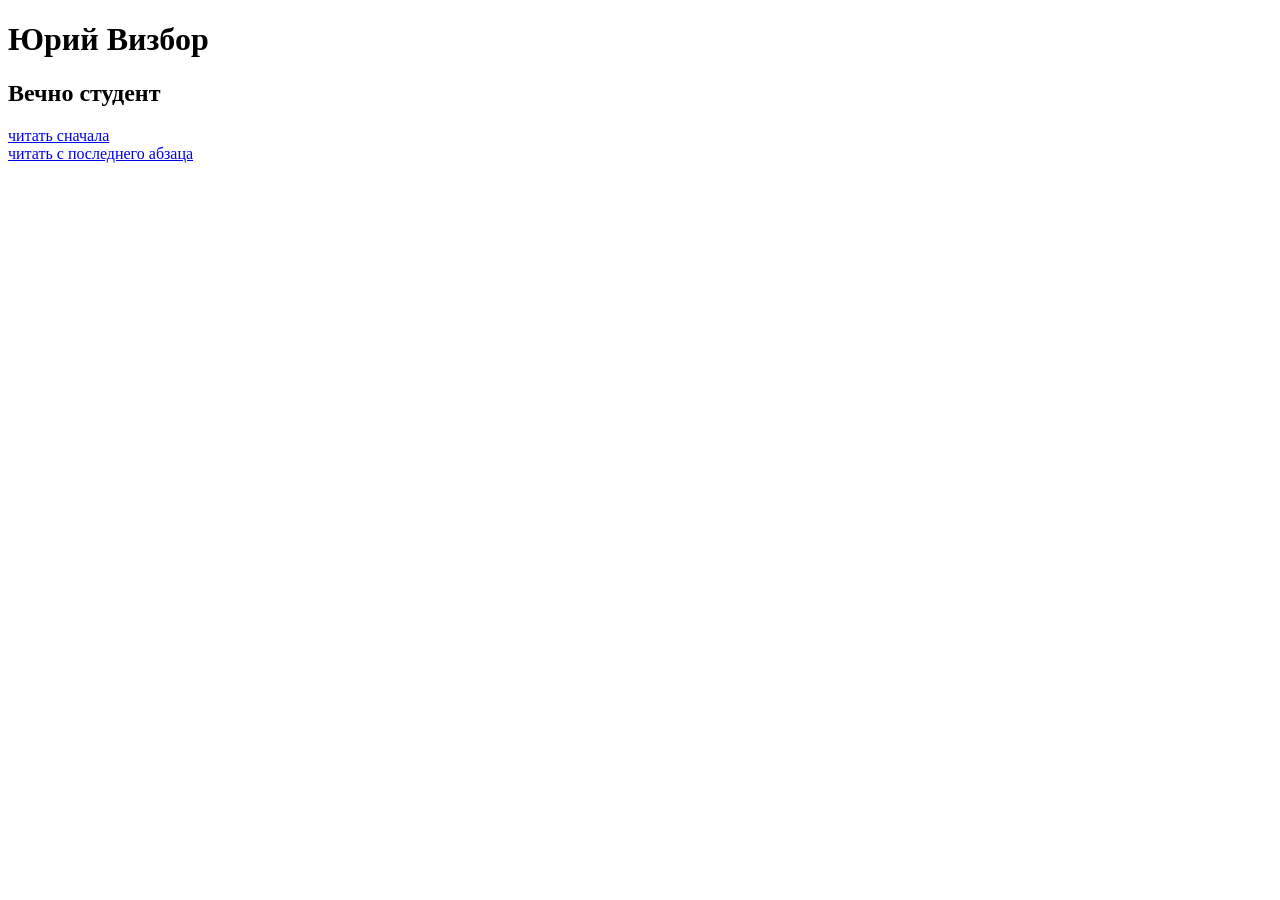
<file: index.html>
<!DOCTYPE html>
<html lang="en">
<head>
    <meta charset="UTF-8">
    <meta http-equiv="X-UA-Compatible" content="IE=edge">
    <meta name="viewport" content="width=<device-width>, initial-scale=1.0">
    <title>My first web page</title>
</head>

<body>
    <h1>Юрий Визбор</h1>
    <h2>Вечно студент </h2> 
    
   <a href="index1.html#top" target="_blank">читать сначала</a> <br>
   <a href="index1.html#bottom" target="_blank">читать с последнего абзаца</a>
        
</body>

</html>
</file>
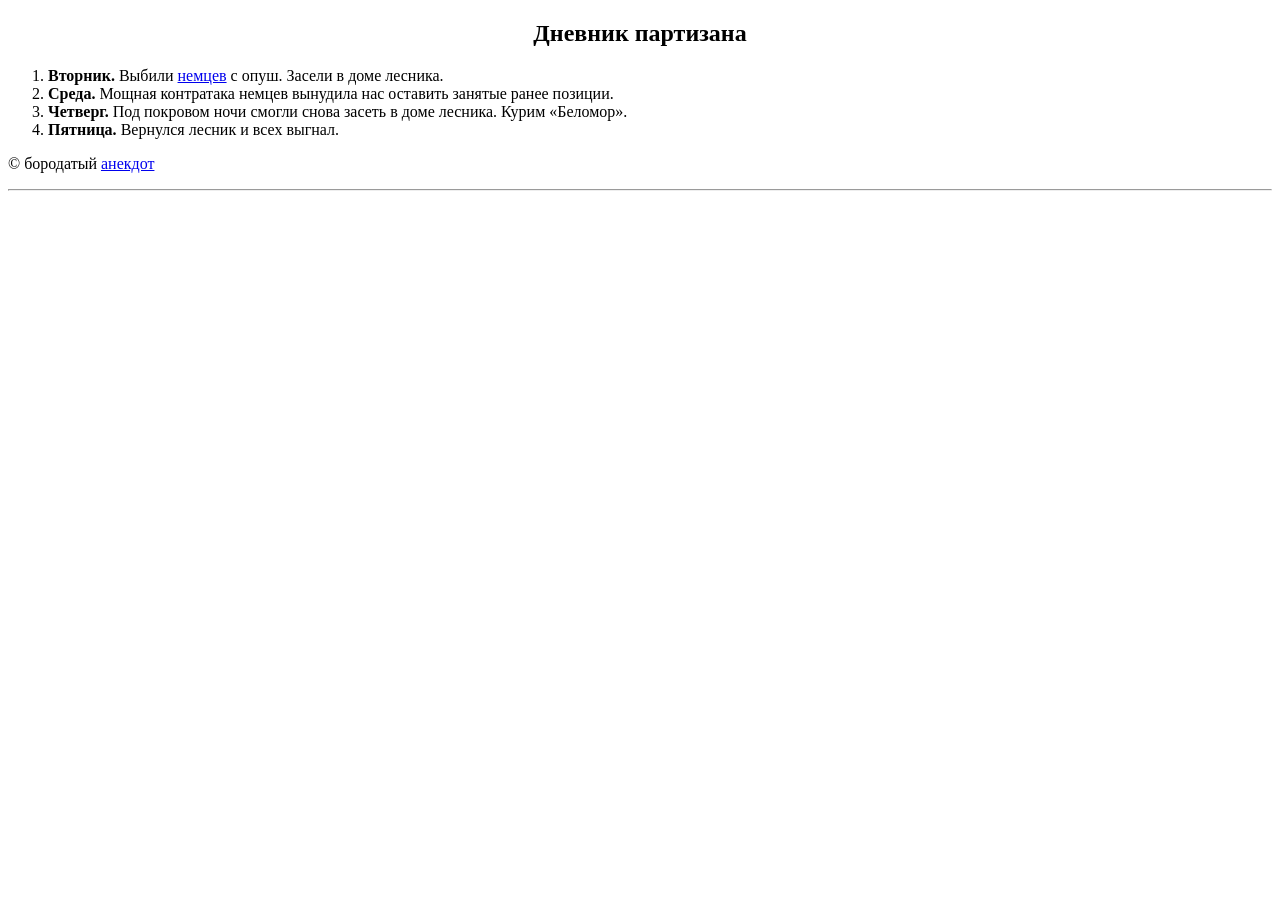
<file: 1a/index.html>
<!DOCTYPE html>
<html lang="en">
<head>
    <meta charset="UTF-8">
    <meta http-equiv="X-UA-Compatible" content="IE=edge">
    <meta name="viewport" content="width=device-width, initial-scale=1.0">
    <title>My first web page</title>
</head>
<body>
    <center> 
         <h2>Дневник партизана</h2>
    </center>
    <ol> 
        <li><b>Вторник.</b> Выбили <a href="https://ru.wikipedia.org/wiki/Немцы" target="_blank" title="Ссылка">немцев</a> с опуш. Засели в доме лесника.</li>
        <li><b>Среда.</b> Мощная контратака немцев вынудила нас оставить занятые ранее позиции.</li>
        <li><b>Четверг.</b> Под покровом ночи смогли снова засеть в доме лесника. Курим &#171Беломор&#187.</li>
        <li><b>Пятница.</b> Вернулся лесник и всех выгнал.</li>
    </ol>
    
    <p> <span>&#169;</span> бородатый <a href="https://mixnews.lv/anekdoty/" target="_blank" title="Ссылка">анекдот </a></p>  
    <hr>
    
</body>

</html>
</file>
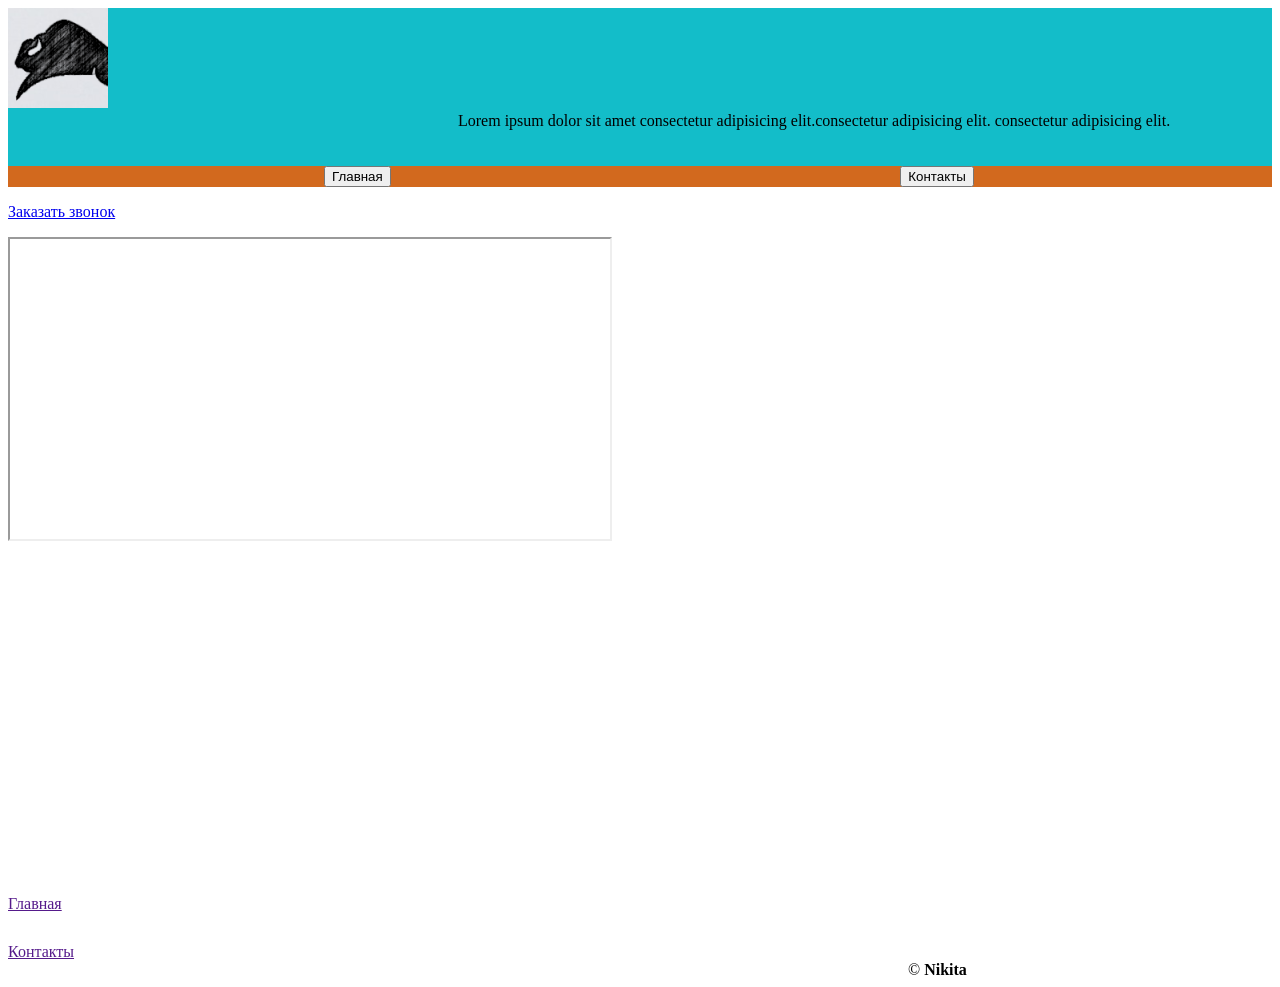
<file: Homepage/index.html>
<!DOCTYPE html>
<html lang="en">

<head>
    <meta charset="UTF-8">
    <meta http-equiv="X-UA-Compatible" content="IE=edge">
    <meta name="viewport" content="width=device-width, initial-scale=1.0">
    <title>Homepage</title>
    <link rel="stylesheet" href="style.css">
</head>

<body>
    <header>
        <div class="logo">

        </div>
        <div class="text">Lorem ipsum dolor sit amet
            consectetur
            adipisicing
            elit.consectetur adipisicing elit.
            consectetur adipisicing elit.
        </div>
        <div class="tel">
            <a href="tel:+375441234567">+375441234567</a>
        </div>
        <div class="tel">
            <a href="tel:+375441234567">+375447654321</a>
        </div>
    </header>
    <nav>
        <div class="button">
            <button>Главная</button>
        </div>
        <div class="button_2">
            <button>Контакты</button>
        </div>
    </nav>
    <main>
        <p>
            <a href="/Homepage/index1.html" target="call">Заказать звонок</a>
        </p>
        <iframe src="" width="600px" height="300px" name="call"></iframe>

    </main>
    <footer>

        <div class="footer">
            <a href="">Главная</a>
        </div>
        <div class="footer_2">
            <a href="">Контакты</a>
        </div>
        <div class="content">
            <span>
                &#169;
            </span>
            <strong>Nikita</strong>
        </div>
    </footer>
</body>

</html>
</file>
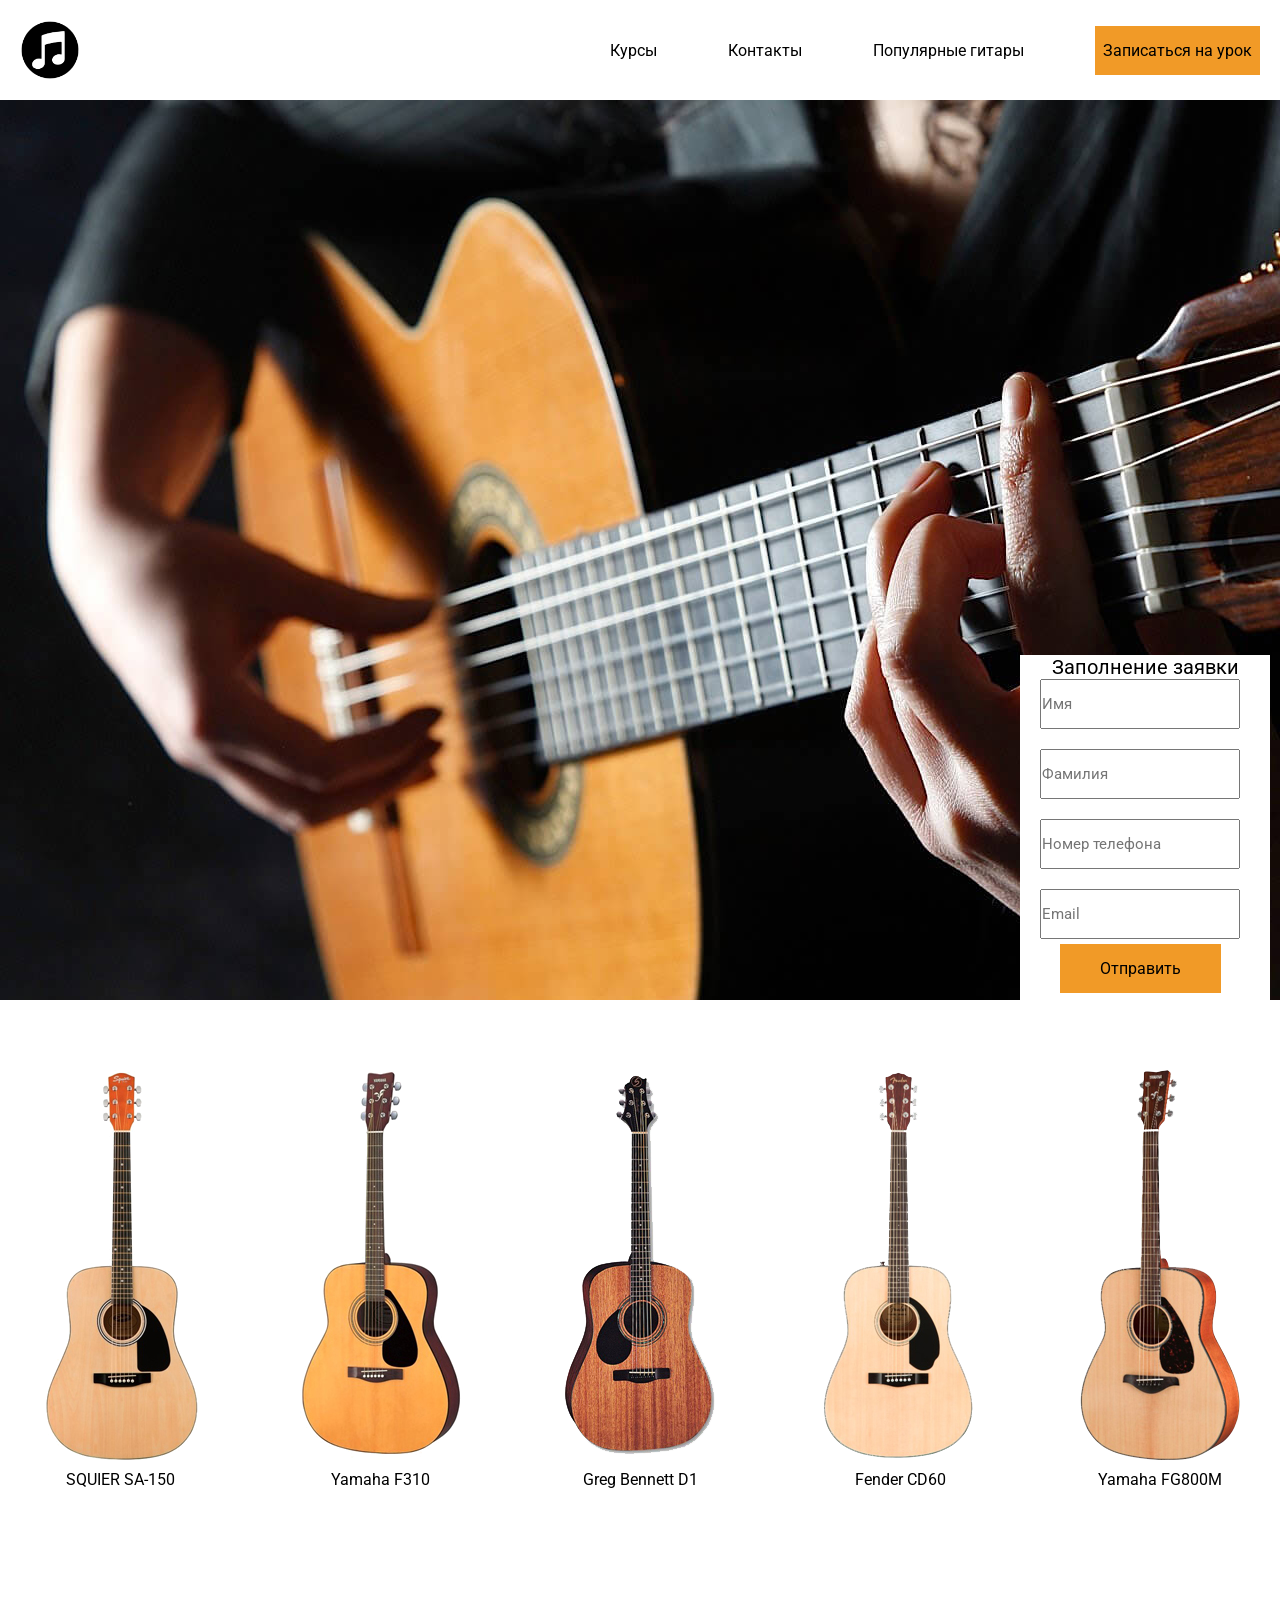
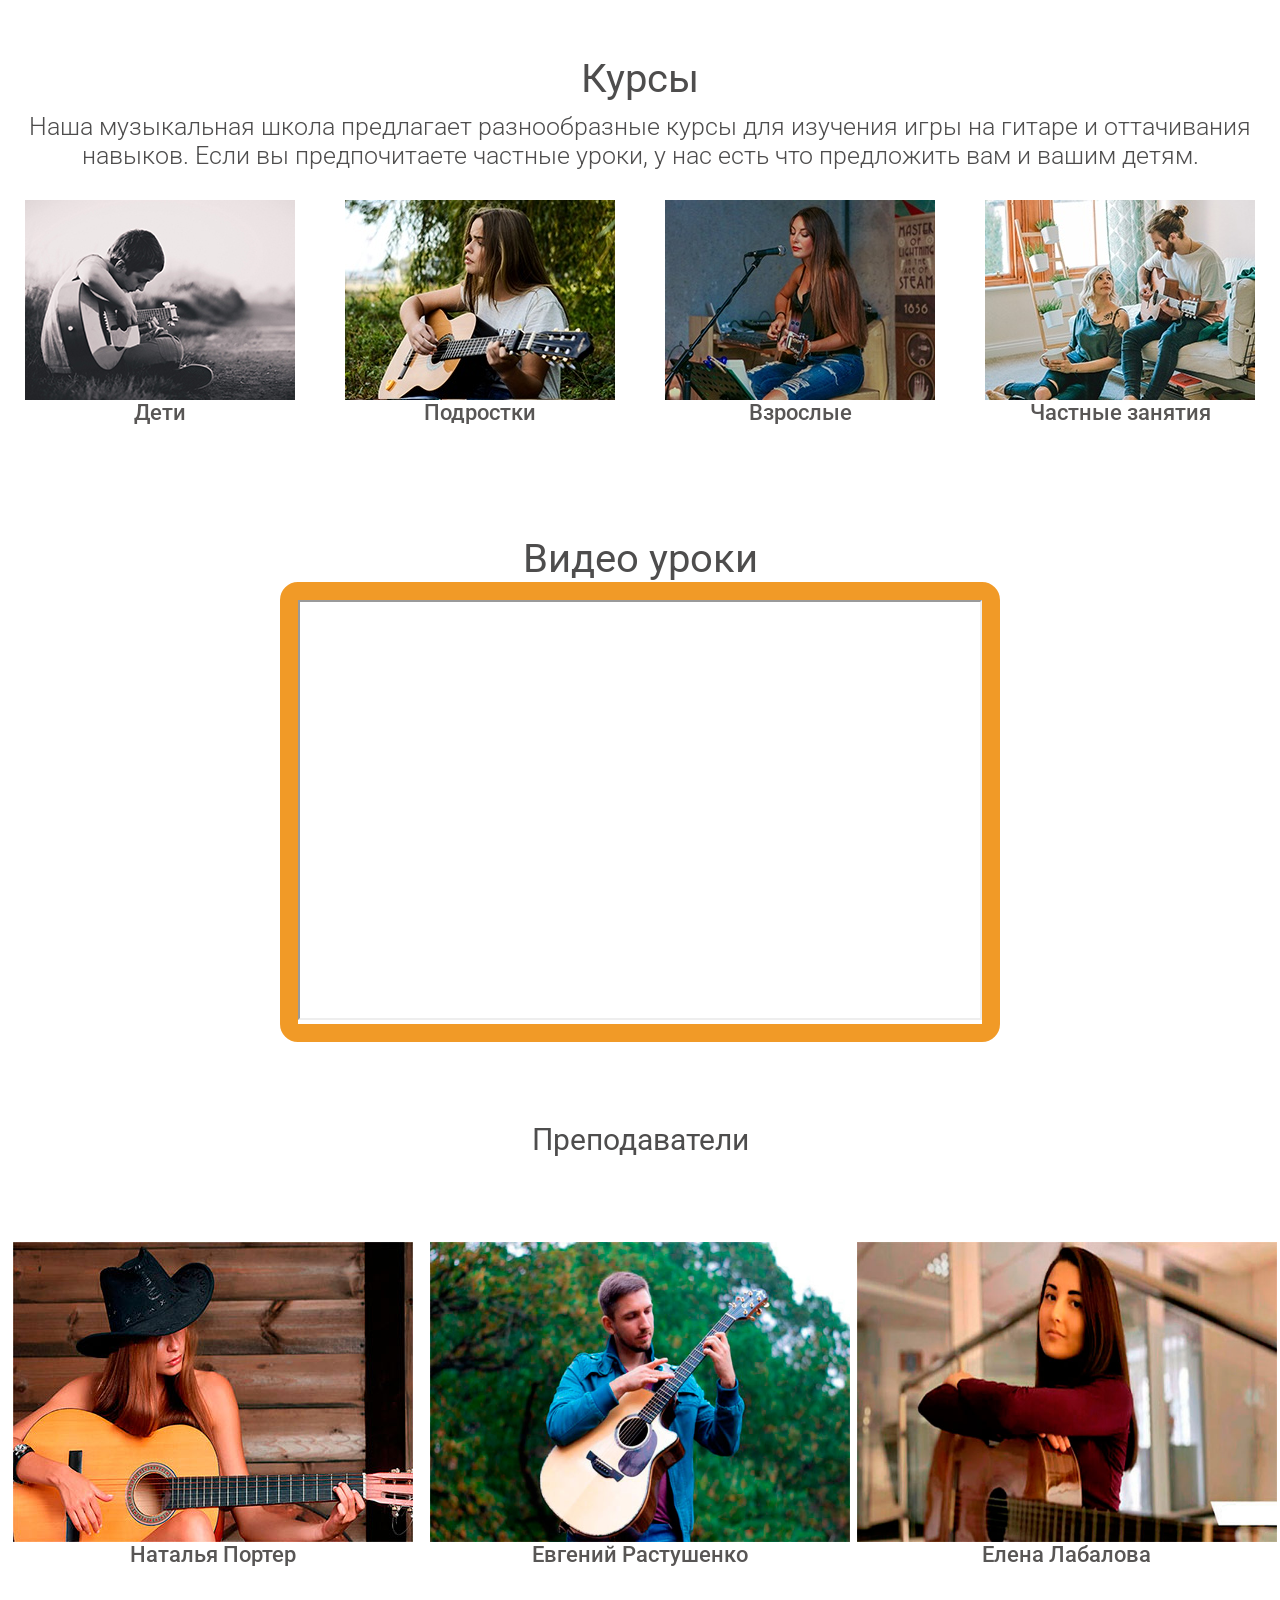
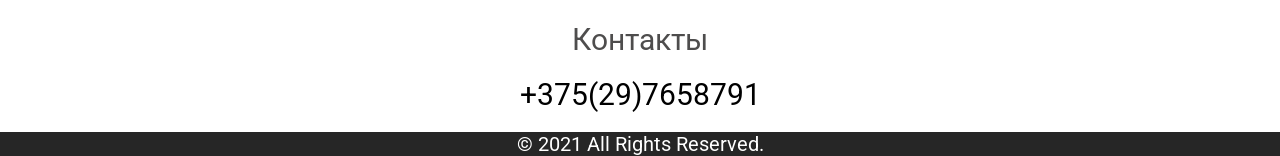
<file: project/index.html>
<!DOCTYPE html>
<html lang="en">
<head>
    <meta charset="UTF-8">
    <meta http-equiv="X-UA-Compatible" content="IE=edge">
    <meta name="viewport" content="width=device-width, initial-scale=1.0">
    <title>Document</title>
    <link rel="preconnect" href="https://fonts.googleapis.com">
    <link rel="preconnect" href="https://fonts.gstatic.com" crossorigin>
    <link href="https://fonts.googleapis.com/css2?family=Roboto:wght@300;500;700&display=swap" rel="stylesheet">
    <link rel="stylesheet" href="style.css">
</head>
<body>
    <header>
        <div class="wrapper">
            <div class="logo">
            </div>
            <div class="menu">
                <div class="links">
                    <a href="#courses_href">Курсы</a>
                </div>
                <div class="links">
                    <a href="#contact_href">Контакты</a>
                </div>
                <div class="links">
                    <a href="#guitars_href">Популярные гитары</a>
                    
                </div>
                <div class="links">
                    <a href="#form_href">Записаться на урок</a>
                </div>
            </div>
            <div class="menu-burger">

            </div>
        </div>
    </header>
    <main>
    <div class="wrapper">
        <section class="form">
            <div class="reg_form">
                <p class="form_text" id="form_href">Заполнение заявки</p>
                <form action="">
                    <input type="text" placeholder="Имя">
                    <input type="text" placeholder="Фамилия">
                    <input type="tel" placeholder="Номер телефона">
                    <input type="email" placeholder="Email">
                    <a href="#" class="btn_form">
                        Отправить
                    </a>
                </form>
            </div>
        </section>
    </div>
    </main>
    <section>
        <div class="wrapper">
            <div class="courses_title" >
            </div>
            <div class="guitars_catalog" id="guitars_href">
                
                <div class="guitars-item">
                    <div class="guitars guitars_1">
                    </div>
                    <div class="guitars_name_item">
                        SQUIER SA-150
                    </div>
                </div>
                <div class="guitars-item">
                    <div class="guitars guitars_2">
                    </div>
                    <div class="guitars_name_item">
                        Yamaha F310 
                    </div>
                </div>
                <div class="guitars-item">
                    <div class="guitars guitars_3">
                    </div>
                    <div class="guitars_name_item">
                        Greg Bennett D1
                    </div>
                </div>
                <div class="guitars-item">
                    <div class="guitars guitars_4">
                    </div>
                    <div class="guitars_name_item">
                        Fender CD60
                    </div>
                </div>
                <div class="guitars-item">
                    <div class="guitars guitars_5">
                    </div>
                    <div class="guitars_name_item">
                        Yamaha FG800M
                    </div>
                </div>
                </div>
        </div>
    </section>
    <section class="courses_sec">
        <div class="wrapper">
            <div class="courses_title" id="courses_href">
                Курсы
            </div>
            <div class="courses_subtitle">
                Наша музыкальная школа предлагает разнообразные курсы 
                для изучения игры на гитаре и оттачивания навыков. 
                Если вы предпочитаете частные уроки, 
                у нас есть что предложить вам и вашим детям.
            </div>
            <div class="courses_box">
                <div class="courses_box-item">
                    <div class="courses_img courses_img_kids">
                    </div>
                    <div class="name_item">
                        Дети
                    </div>
                </div>
                <div class="courses_box-item">
                    <div class="courses_img courses_img_teens">
                    </div>
                    <div class="name_item">
                        Подростки
                    </div>
                </div>
                <div class="courses_box-item">
                    <div class="courses_img courses_img_abults">
                    </div>
                    <div class="name_item">
                        Взрослые
                    </div>
                </div>
                <div class="courses_box-item">
                    <div class="courses_img courses_img_private_lessons">
                    </div>
                    <div class="name_item">
                        Частные занятия
                    </div>
                </div>
        </div>
        </div>
    </section>
    <section class="video-box">
        <div class="courses_title">
            Видео уроки
        </div>
        <div class="video">
            <iframe src="https://www.youtube.com/embed/zbSF_3azDsw"></iframe>
        </div>
    </section>
    <section class="teachers">
        <div class="wrapper">
            <div class="teachers_title">
                Преподаватели
            </div>
            <div class="teachers_box">
                    <div class="teachers_box-item">
                        <div class="teachers_img teachers_img_team_1">
                        </div>
                        <div class="teachers_name_item">
                            Наталья Портер
                        </div>
                    </div>
                    <div class="teachers_box-item">
                        <div class="teachers_img teachers_img_team_2">
                        </div>
                        <div class="teachers_name_item">
                            Евгений Растушенко
                        </div>
                    </div>
                    <div class="teachers_box-item">
                        <div class="teachers_img teachers_img_team_3">
                        </div>
                        <div class="teachers_name_item">
                            Елена Лабалова
                        </div>
                    </div>
            </div>
        </div>
    </section>
    <footer id="contact_href">
        <div class="number_name">
            Контакты
        </div>
        <div class="footer_contact">
            <a href="tel:+375297658791">+375(29)7658791</a>
        </div>
        <div class="footer">
            &#169; 2021 All Rights Reserved.
        </div>
    </footer>
    <script>
        let menu = document.querySelector('.menu');
        let btn = document.querySelector('.menu-burger');
        btn.addEventListener('click', function() {
        menu.classList.toggle('active');
        })
    </script>
</body>
</html>
</file>
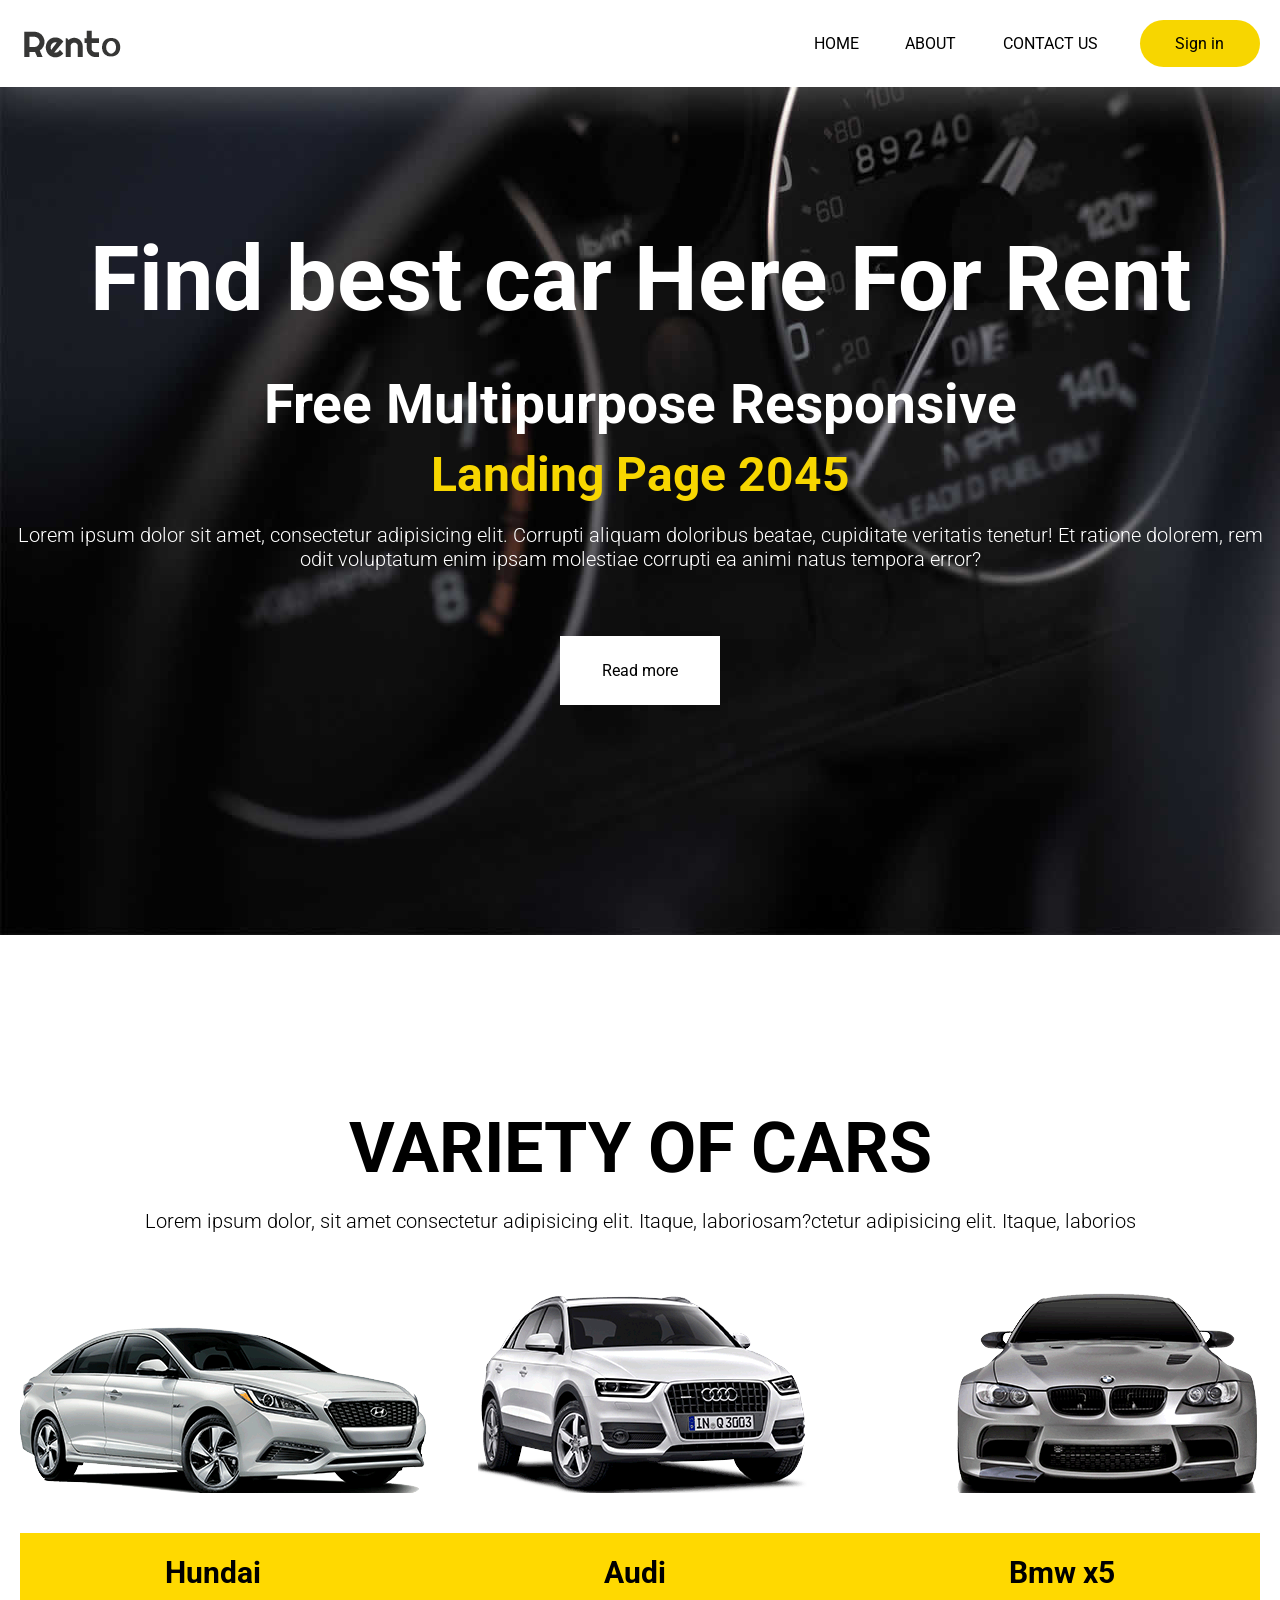
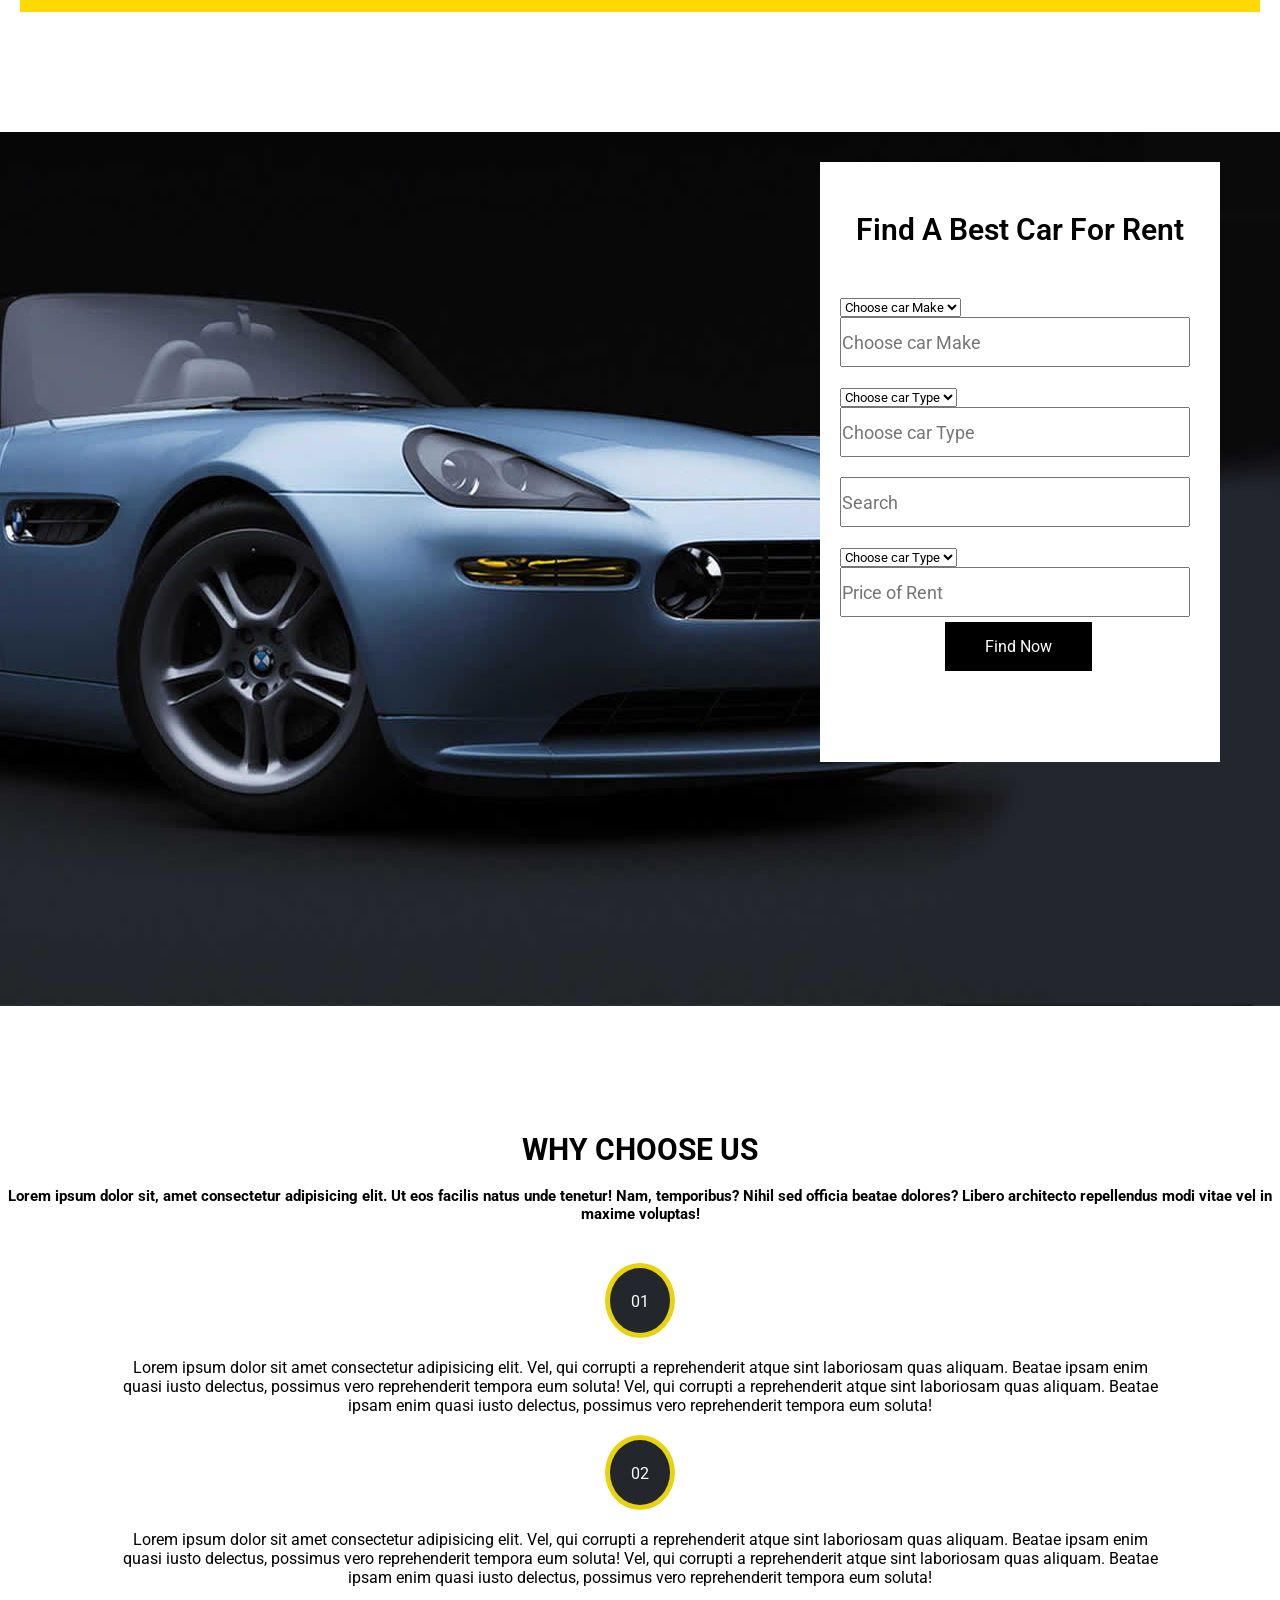
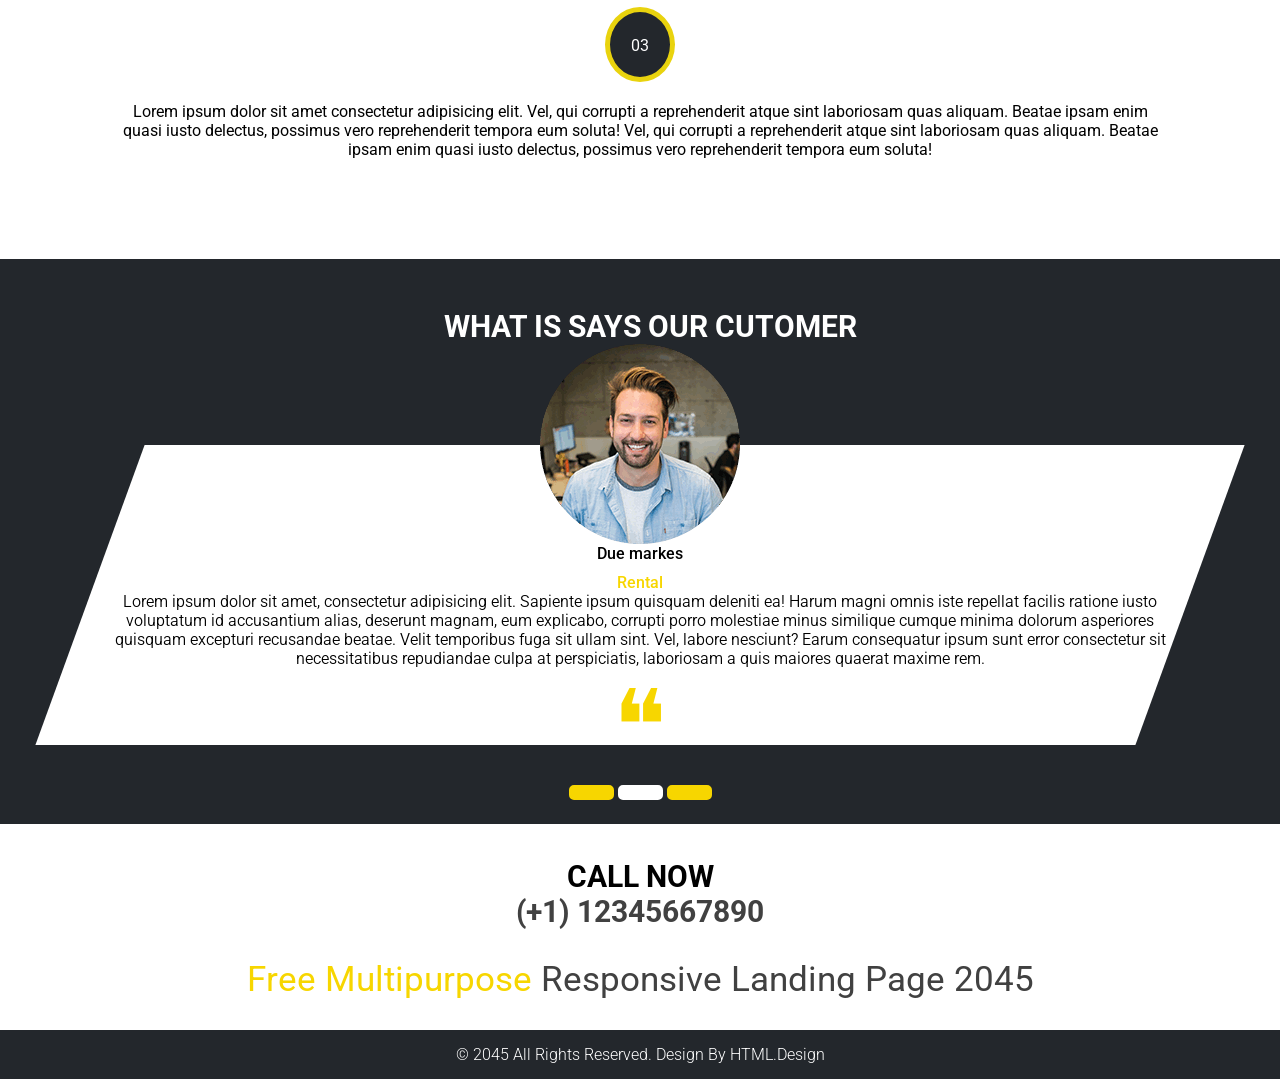
<file: site/index.html>
<!DOCTYPE html>
<html lang="en">

<head>
    <meta charset="UTF-8">
    <meta http-equiv="X-UA-Compatible" content="IE=edge">
    <meta name="viewport" content="width=device-width, initial-scale=1.0">
    <link rel="preconnect" href="https://fonts.googleapis.com">
    <link rel="preconnect" href="https://fonts.gstatic.com" crossorigin>
    <link href="https://fonts.googleapis.com/css2?family=Roboto:wght@300;500;700&display=swap" rel="stylesheet">
    <title>Landing page</title>
    <link rel="stylesheet" href="style.css">
</head>

<body>
    <header>
        <div class="container">
            <div class="logo">
            </div>

            <div class="menu">
                <div class="links">
                    <a href="index.html">HOME</a>
                </div>
                <div class="links">
                    <a href="#car_href">ABOUT</a>
                </div>
                <div class="links">
                    <a href="#contact">CONTACT US</a>
                </div>
                <div class="links">
                    <a href="">Sign in</a>
                </div>
            </div>
    </header>

    <main>
        <div class="container">
            <div class="text">
                Find best car Here For Rent
            </div>
            <div class="description">
                Free Multipurpose Responsive
            </div>
            <div class="subdescr">
                Landing Page 2045
            </div>
            <div class="descr-footer">
                Lorem ipsum dolor sit amet, consectetur adipisicing elit. Corrupti aliquam doloribus beatae, cupiditate
                veritatis tenetur! Et ratione dolorem, rem odit voluptatum enim ipsam molestiae corrupti ea animi natus
                tempora error?
            </div>
        </div>
        <div class="btn">
            <a href="#read">
                Read more
            </a>
        </div>
    </main>

    <section class="car" id="car_href">
        <div class="container">
            <div class="car-title">
                variety of cars
            </div>
            <div class="car-descr">
                Lorem ipsum dolor, sit amet consectetur adipisicing elit. Itaque, laboriosam?ctetur adipisicing elit.
                Itaque, laborios
            </div>
            <div class="car-box">
                <div class="car_1"></div>
                <div class="car_2"></div>
                <div class="car_3"></div>
            </div>
            <div class="car-name">
                <div class="car-name__item">
                    Hundai
                </div>
                <div class="car-name__item">
                    Audi
                </div>
                <div class="car-name__item">
                    Bmw x5
                </div>
            </div>
        </div>
    </section>
    <section class="form">
        <div class="search_form">
            <p class="form_text">Find A Best Car For Rent</p>
            <form action="">
                <select name="car" id="" class="select">
                    <option value="">Choose car Make</option>
                </select>
                <input type="text" placeholder="Choose car Make">
                <select name="car" id="" class="select">
                    <option value="">Choose car Type</option>
                </select>
                <input type="text" placeholder="Choose car Type">
                <input type="text" placeholder="Search">
                <select name="car" id="" class="select">
                    <option value="">Choose car Type</option>
                </select>
                <input type="text" placeholder="Price of Rent">
                <a href="#" class="btn_form">
                    Find Now
                </a>
            </form>
        </div>
    </section>
    <section class="advantages" id="read">
        <div class="container">
            <div class="advantages-title">
                Why Choose Us
            </div>
            <div class="advantages-subtitle">
                Lorem ipsum dolor sit, amet consectetur adipisicing elit. Ut eos facilis natus unde tenetur! Nam,
                temporibus? Nihil sed officia beatae dolores? Libero architecto repellendus modi vitae vel in maxime
                voluptas!
            </div>
        </div>
        <div class="advantages_box">
            <div class="item">
                <div class="item_num">
                    01
                </div>
                <div class="item_text">
                    Lorem ipsum dolor sit amet consectetur adipisicing elit. Vel, qui corrupti a reprehenderit atque
                    sint laboriosam quas aliquam. Beatae ipsam enim quasi iusto delectus, possimus vero reprehenderit
                    tempora eum soluta!
                    Vel, qui corrupti a reprehenderit atque sint laboriosam quas aliquam. Beatae ipsam enim quasi iusto
                    delectus, possimus vero reprehenderit tempora eum soluta!
                </div>
                <div class="item_num">
                    02
                </div>
                <div class="item_text">
                    Lorem ipsum dolor sit amet consectetur adipisicing elit. Vel, qui corrupti a reprehenderit atque
                    sint laboriosam quas aliquam. Beatae ipsam enim quasi iusto delectus, possimus vero reprehenderit
                    tempora eum soluta!
                    Vel, qui corrupti a reprehenderit atque sint laboriosam quas aliquam. Beatae ipsam enim quasi iusto
                    delectus, possimus vero reprehenderit tempora eum soluta!
                </div>
                <div class="item_num">
                    03
                </div>
                <div class="item_text">
                    Lorem ipsum dolor sit amet consectetur adipisicing elit. Vel, qui corrupti a reprehenderit atque
                    sint laboriosam quas aliquam. Beatae ipsam enim quasi iusto delectus, possimus vero reprehenderit
                    tempora eum soluta!
                    Vel, qui corrupti a reprehenderit atque sint laboriosam quas aliquam. Beatae ipsam enim quasi iusto
                    delectus, possimus vero reprehenderit tempora eum soluta!
                </div>
            </div>
        </div>
    </section>
    <section class="slider">
        <div class="container">

            <div class="sliders">
                <div class="slider_title">
                    What Is Says Our Cutomer
                </div>
                <div class="slider_overlay"></div>
                <div class="slider_item">
                    <div class="slide">
                    </div>
                    <div class="depiction">
                        Due markes
                    </div>
                    <div class="subtitle_section">
                        Rental
                    </div>
                    <div class="text_section">
                        Lorem ipsum dolor sit amet, consectetur adipisicing elit. Sapiente ipsum quisquam deleniti ea!
                        Harum magni omnis iste repellat facilis ratione iusto voluptatum id accusantium alias, deserunt
                        magnam, eum explicabo, corrupti porro molestiae minus similique cumque minima dolorum asperiores
                        quisquam excepturi recusandae beatae. Velit temporibus fuga sit ullam sint. Vel, labore
                        nesciunt? Earum consequatur ipsum sunt error consectetur sit necessitatibus repudiandae culpa at
                        perspiciatis, laboriosam a quis maiores quaerat maxime rem.
                    </div>
                    <span>
                        &#10077;
                    </span>
                </div>
            </div>
            <div class="indicator">
            </div>
            <div class="indicator color">
            </div>
            <div class="indicator">
            </div>
        </div>

    </section>
    <footer id="contact">
        <div class="footer_title advantages-title">
            call now
        </div>
        <div class="footer_tel">
            <a href="tel:+112345667890">(+1) 12345667890</a>
        </div>
        <div class="footer_descr">
            <span> Free Multipurpose</span> Responsive Landing Page 2045
        </div>
        <div class="footer">
            &#169; 2045 All Rights Reserved. Design By HTML.Design
        </div>
    </footer>
</body>

</html>
</file>
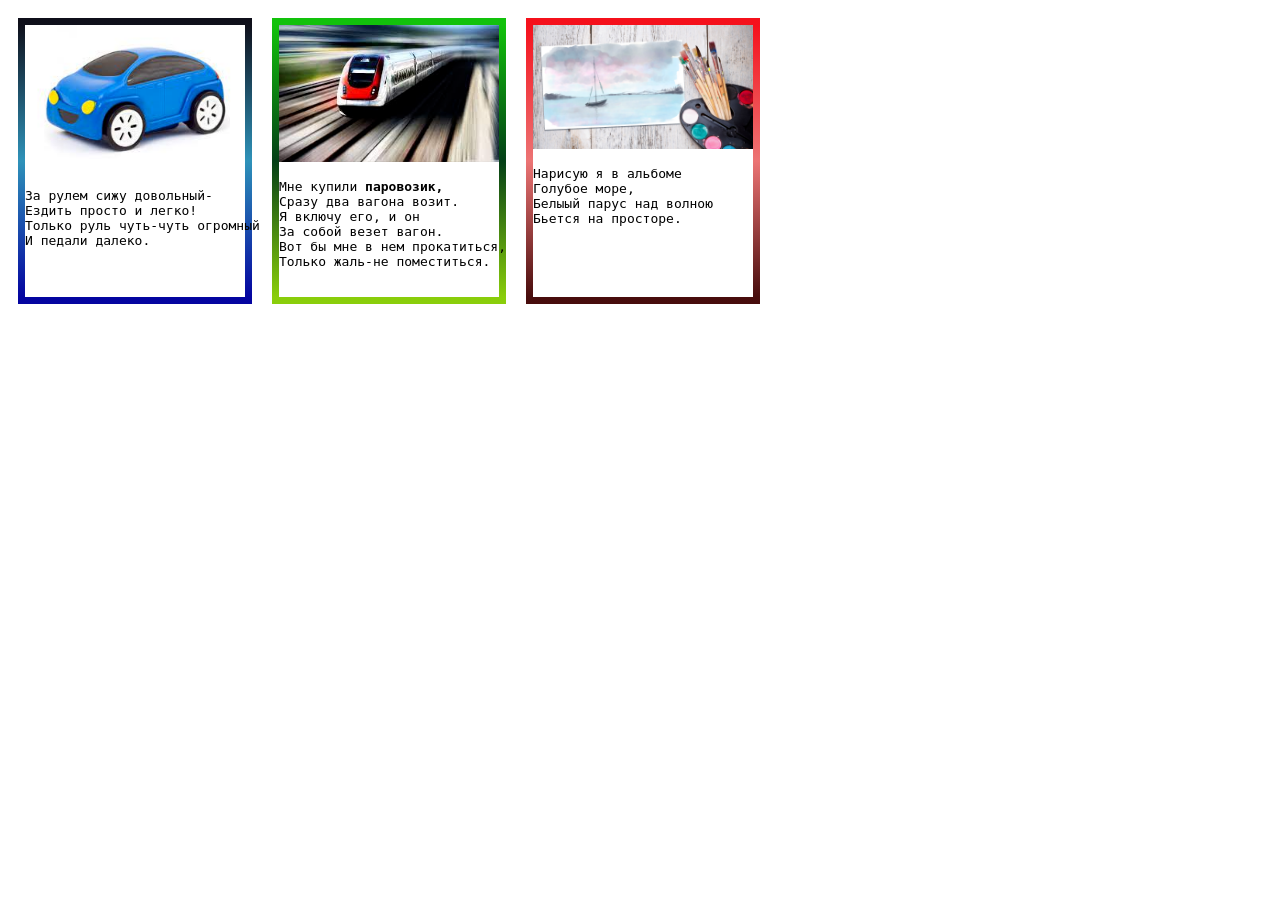
<file: Task2/index.html>
<!DOCTYPE html>
<html lang="en">
<head>
    <meta charset="UTF-8">
    <meta http-equiv="X-UA-Compatible" content="IE=edge">
    <meta name="viewport" content="width=device-width, initial-scale=1.0">
    <title>Task</title>
    <link rel="stylesheet" href="./css/style.css">
</head>
<body>
    
    <div class="car">
        <img src="./img/car.png" alt="Машина" width="220px">
        
         <pre>
За рулем сижу довольный-
Ездить просто и легко!
Только руль чуть-чуть огромный 
И педали далеко.
       </pre>
    
    </div>
    
    <div class="train">
        <img src="./img/train.png" alt="Поезд" width="220px">
        
            <pre>
Мне купили <strong>паровозик,</strong>
Сразу два вагона возит.
Я включу его, и он 
За собой везет вагон.
Вот бы мне в нем прокатиться,
Только жаль-не поместиться.
        </pre>
        
    </div>
    
    <div class="watercolor">
        <img src="./img/watercolor.png" alt="Акварель" width="220px">
        
            <pre>
Нарисую я в альбоме
Голубое море,
Белыый парус над волною
Бьется на просторе.
        </pre>
        
    </div>

</body>
</html>
</file>
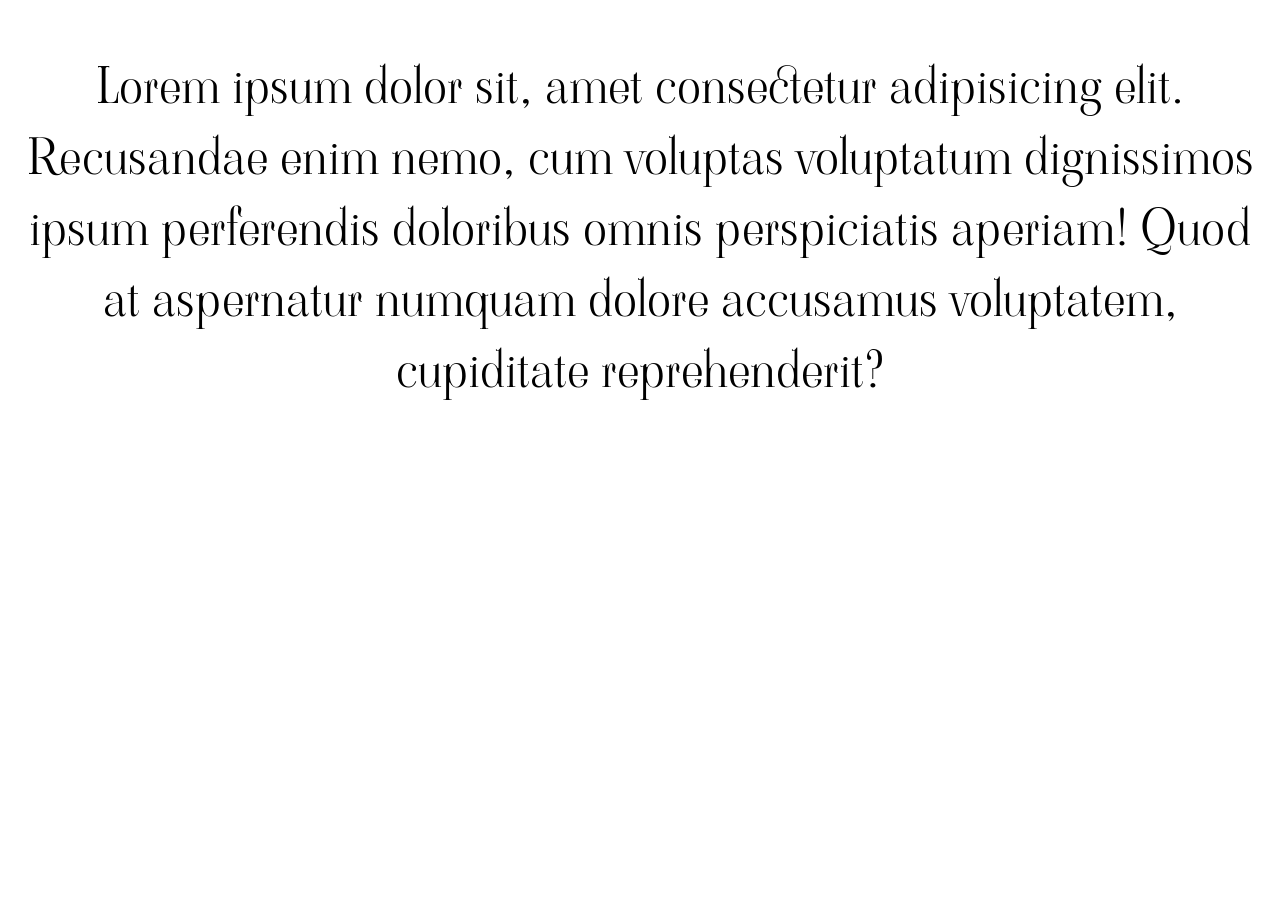
<file: Task3/index.html>
<!DOCTYPE html>
<html lang="en">

<head>
    <meta charset="UTF-8">
    <meta http-equiv="X-UA-Compatible" content="IE=edge">
    <meta name="viewport" content="width=device-width, initial-scale=1.0">
    <link rel="stylesheet" href="style.css">
    <title>Task3</title>
</head>

<body>
    <p>
        Lorem ipsum dolor sit, amet consectetur adipisicing elit.
        Recusandae enim nemo, cum voluptas voluptatum dignissimos ipsum perferendis
        doloribus omnis perspiciatis aperiam!
        Quod at aspernatur numquam dolore accusamus voluptatem,
        cupiditate reprehenderit?
    </p>
</body>

</html>
</file>
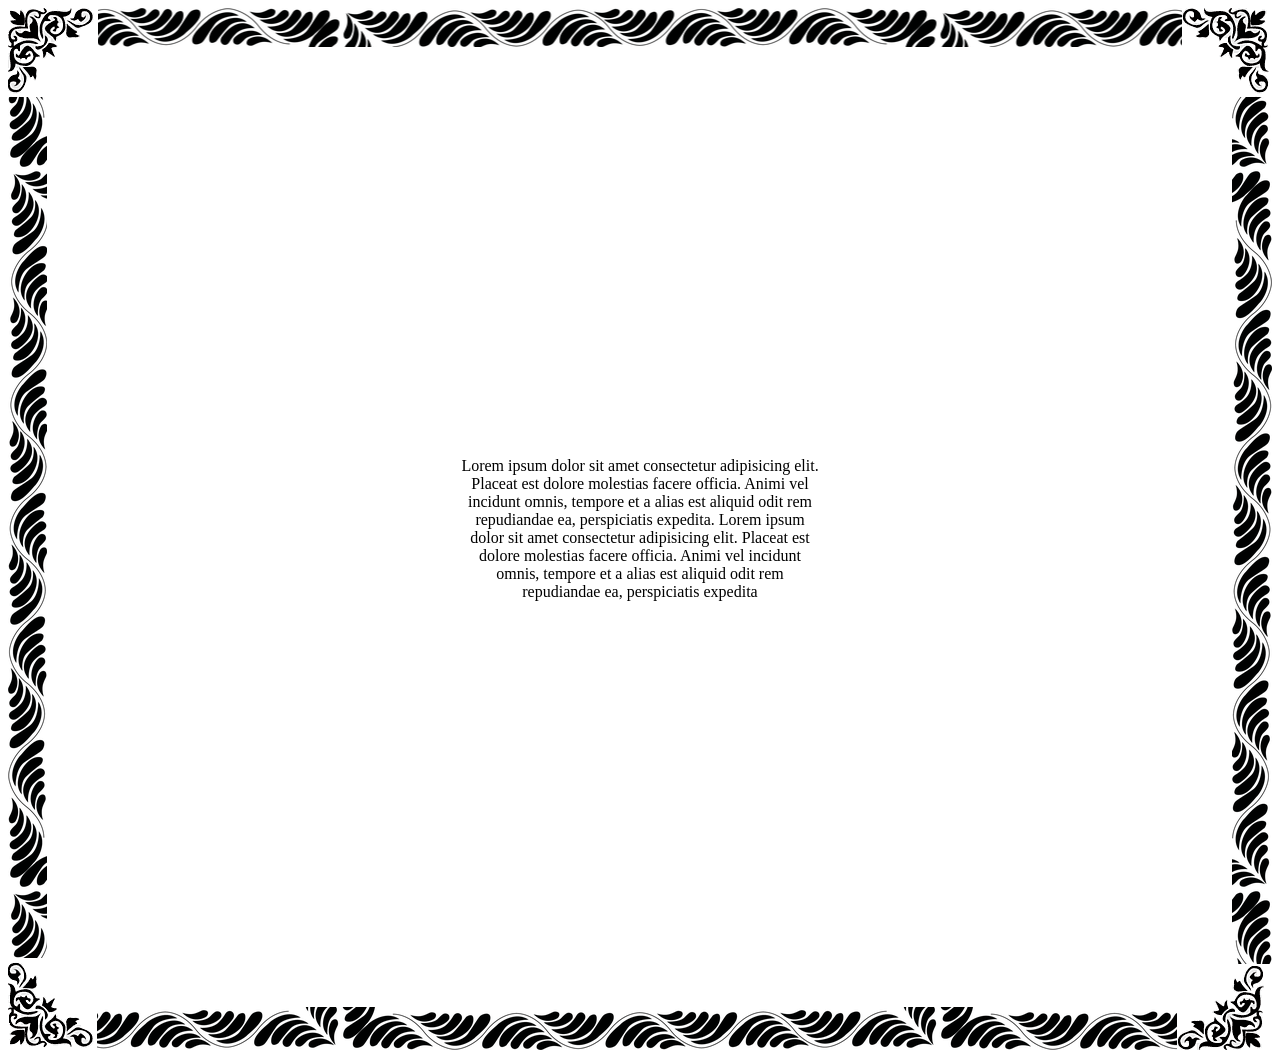
<file: Task4/index.html>
<!DOCTYPE html>
<html lang="en">

<head>
    <meta charset="UTF-8">
    <meta http-equiv="X-UA-Compatible" content="IE=edge">
    <meta name="viewport" content="width=device-width, initial-scale=1.0">
    <link rel="stylesheet" href="style.css">
    <title>Task4</title>
</head>

<body>
    <div class="img_top">
        <div class="img_left">
            <div class="img_right">
                <div class="img_bottom">
                    <div class="img_left_top">
                        <div class="img_right_top">
                            <div class="img_right_bottom">
                                <div class="img_left_bottom">
                                    <div class="text">
                                        Lorem ipsum dolor sit amet consectetur adipisicing elit.
                                        Placeat est dolore molestias facere officia.
                                        Animi vel incidunt omnis, tempore et a alias est aliquid odit
                                        rem repudiandae ea, perspiciatis expedita.
                                        Lorem ipsum dolor sit amet consectetur adipisicing elit.
                                        Placeat est dolore molestias facere officia.
                                        Animi vel incidunt omnis, tempore et a alias est aliquid odit
                                        rem repudiandae ea, perspiciatis expedita
                                    </div>
                                </div>
                            </div>
                        </div>
                    </div>
                </div>
            </div>
        </div>
</body>

</html>
</file>
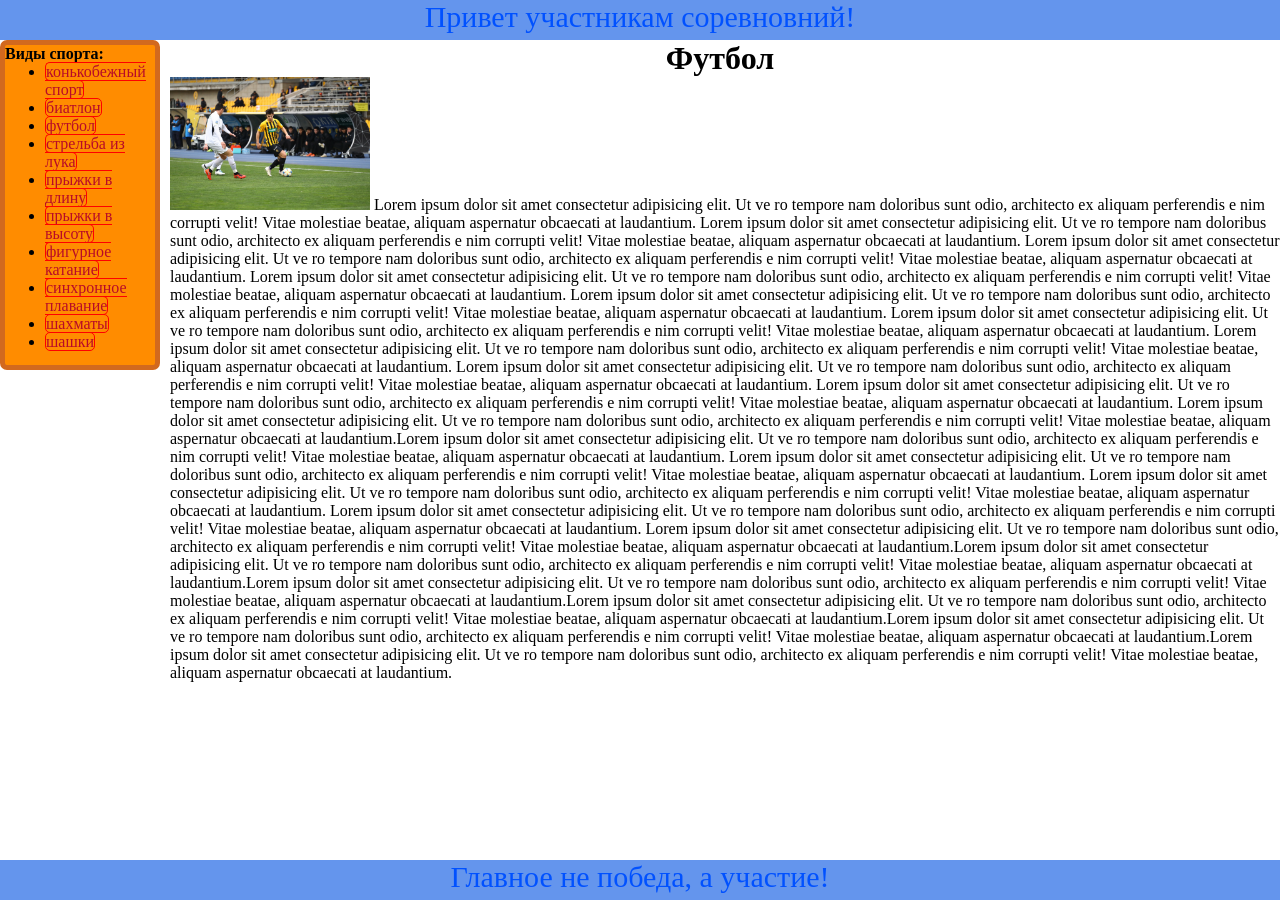
<file: Task5/index.html>
<!DOCTYPE html>
<html lang="en">

<head>
    <meta charset="UTF-8">
    <meta http-equiv="X-UA-Compatible" content="IE=edge">
    <meta name="viewport" content="width=device-width, initial-scale=1.0">
    <title>Document</title>
    <link rel="stylesheet" href="style.css">
</head>

<body>
    <header>
        <div class="text">Привет участникам соревновний!</div>
    </header>

    <main>
        <div class="nav">


            <p>Виды спорта:</p>

            <ul>

                <li><a href="google.com">конькобежный спорт</a></li>
                <li><a href="google.com">биатлон</a></li>
                <li><a href="google.com">футбол</a></li>
                <li><a href="google.com">стрельба из лука</a></li>
                <li><a href="google.com">прыжки в длину</a></li>
                <li><a href="google.com">прыжки в высоту</a></li>
                <li><a href="google.com">фигурное катание</a></li>
                <li><a href="google.com">синхронное плавание</a></li>
                <li><a href="google.com">шахматы</a></li>
                <li><a href="google.com">шашки</a></li>
            </ul>
        </div>
        <h1>Футбол</h1>
        <div class="content">
            <img src="img/bool.jpg" alt="" width="200px">
            Lorem ipsum dolor sit amet consectetur adipisicing elit. Ut ve
            ro tempore nam doloribus sunt odio, architecto ex aliquam perferendis e
            nim corrupti velit! Vitae molestiae beatae, aliquam aspernatur
            obcaecati at laudantium.
            Lorem ipsum dolor sit amet consectetur adipisicing elit. Ut ve
            ro tempore nam doloribus sunt odio, architecto ex aliquam perferendis e
            nim corrupti velit! Vitae molestiae beatae, aliquam aspernatur
            obcaecati at laudantium.
            Lorem ipsum dolor sit amet consectetur adipisicing elit. Ut ve
            ro tempore nam doloribus sunt odio, architecto ex aliquam perferendis e
            nim corrupti velit! Vitae molestiae beatae, aliquam aspernatur
            obcaecati at laudantium.
            Lorem ipsum dolor sit amet consectetur adipisicing elit. Ut ve
            ro tempore nam doloribus sunt odio, architecto ex aliquam perferendis e
            nim corrupti velit! Vitae molestiae beatae, aliquam aspernatur
            obcaecati at laudantium.
            Lorem ipsum dolor sit amet consectetur adipisicing elit. Ut ve
            ro tempore nam doloribus sunt odio, architecto ex aliquam perferendis e
            nim corrupti velit! Vitae molestiae beatae, aliquam aspernatur
            obcaecati at laudantium.
            Lorem ipsum dolor sit amet consectetur adipisicing elit. Ut ve
            ro tempore nam doloribus sunt odio, architecto ex aliquam perferendis e
            nim corrupti velit! Vitae molestiae beatae, aliquam aspernatur
            obcaecati at laudantium.
            Lorem ipsum dolor sit amet consectetur adipisicing elit. Ut ve
            ro tempore nam doloribus sunt odio, architecto ex aliquam perferendis e
            nim corrupti velit! Vitae molestiae beatae, aliquam aspernatur
            obcaecati at laudantium.
            Lorem ipsum dolor sit amet consectetur adipisicing elit. Ut ve
            ro tempore nam doloribus sunt odio, architecto ex aliquam perferendis e
            nim corrupti velit! Vitae molestiae beatae, aliquam aspernatur
            obcaecati at laudantium.
            Lorem ipsum dolor sit amet consectetur adipisicing elit. Ut ve
            ro tempore nam doloribus sunt odio, architecto ex aliquam perferendis e
            nim corrupti velit! Vitae molestiae beatae, aliquam aspernatur
            obcaecati at laudantium.
            Lorem ipsum dolor sit amet consectetur adipisicing elit. Ut ve
            ro tempore nam doloribus sunt odio, architecto ex aliquam perferendis e
            nim corrupti velit! Vitae molestiae beatae, aliquam aspernatur
            obcaecati at laudantium.Lorem ipsum dolor sit amet consectetur adipisicing elit. Ut ve
            ro tempore nam doloribus sunt odio, architecto ex aliquam perferendis e
            nim corrupti velit! Vitae molestiae beatae, aliquam aspernatur
            obcaecati at laudantium.
            Lorem ipsum dolor sit amet consectetur adipisicing elit. Ut ve
            ro tempore nam doloribus sunt odio, architecto ex aliquam perferendis e
            nim corrupti velit! Vitae molestiae beatae, aliquam aspernatur
            obcaecati at laudantium.
            Lorem ipsum dolor sit amet consectetur adipisicing elit. Ut ve
            ro tempore nam doloribus sunt odio, architecto ex aliquam perferendis e
            nim corrupti velit! Vitae molestiae beatae, aliquam aspernatur
            obcaecati at laudantium.
            Lorem ipsum dolor sit amet consectetur adipisicing elit. Ut ve
            ro tempore nam doloribus sunt odio, architecto ex aliquam perferendis e
            nim corrupti velit! Vitae molestiae beatae, aliquam aspernatur
            obcaecati at laudantium.
            Lorem ipsum dolor sit amet consectetur adipisicing elit. Ut ve
            ro tempore nam doloribus sunt odio, architecto ex aliquam perferendis e
            nim corrupti velit! Vitae molestiae beatae, aliquam aspernatur
            obcaecati at laudantium.Lorem ipsum dolor sit amet consectetur adipisicing elit. Ut ve
            ro tempore nam doloribus sunt odio, architecto ex aliquam perferendis e
            nim corrupti velit! Vitae molestiae beatae, aliquam aspernatur
            obcaecati at laudantium.Lorem ipsum dolor sit amet consectetur adipisicing elit. Ut ve
            ro tempore nam doloribus sunt odio, architecto ex aliquam perferendis e
            nim corrupti velit! Vitae molestiae beatae, aliquam aspernatur
            obcaecati at laudantium.Lorem ipsum dolor sit amet consectetur adipisicing elit. Ut ve
            ro tempore nam doloribus sunt odio, architecto ex aliquam perferendis e
            nim corrupti velit! Vitae molestiae beatae, aliquam aspernatur
            obcaecati at laudantium.Lorem ipsum dolor sit amet consectetur adipisicing elit. Ut ve
            ro tempore nam doloribus sunt odio, architecto ex aliquam perferendis e
            nim corrupti velit! Vitae molestiae beatae, aliquam aspernatur
            obcaecati at laudantium.Lorem ipsum dolor sit amet consectetur adipisicing elit. Ut ve
            ro tempore nam doloribus sunt odio, architecto ex aliquam perferendis e
            nim corrupti velit! Vitae molestiae beatae, aliquam aspernatur
            obcaecati at laudantium.
        </div>
    </main>

    <footer>
        <div class="text">
            Главное не победа, а участие!

        </div>
    </footer>
</body>

</html>
</file>
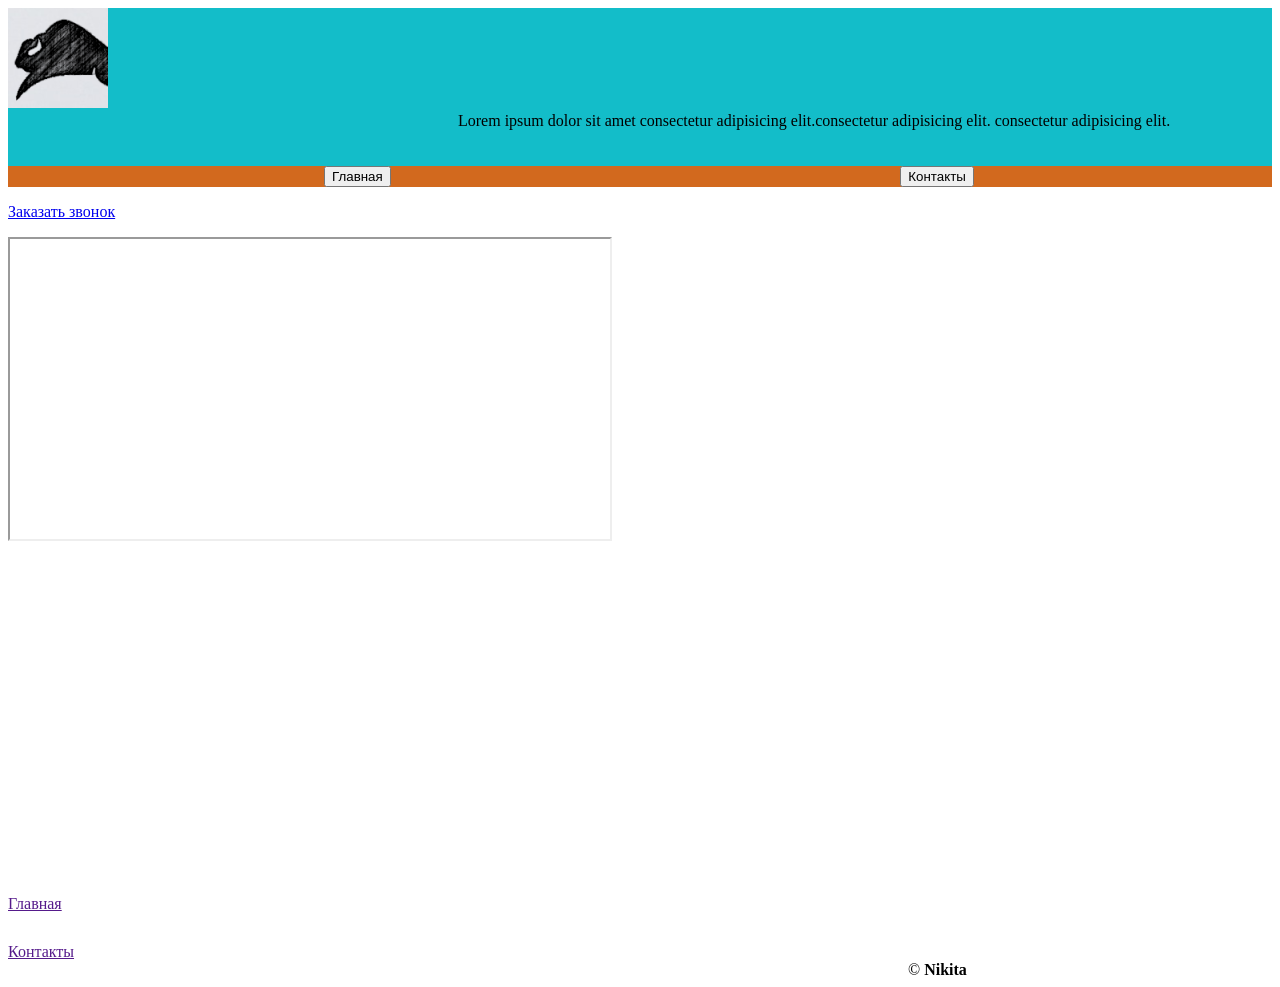
<file: website/index.html>
<!DOCTYPE html>
<html lang="en">

<head>
    <meta charset="UTF-8">
    <meta http-equiv="X-UA-Compatible" content="IE=edge">
    <meta name="viewport" content="width=device-width, initial-scale=1.0">
    <title>Homepage</title>
    <link rel="stylesheet" href="style.css">
</head>

<body>
    <header>
        <div class="logo">

        </div>
        <div class="text">Lorem ipsum dolor sit amet
            consectetur
            adipisicing
            elit.consectetur adipisicing elit.
            consectetur adipisicing elit.
        </div>
        <div class="tel">
            <a href="tel:+375441234567">+375441234567</a>
        </div>
        <div class="tel">
            <a href="tel:+375441234567">+375447654321</a>
        </div>
    </header>
    <nav>
        <div class="button">
            <button>Главная</button>
        </div>
        <div class="button_2">
            <button>Контакты</button>
        </div>
    </nav>
    <main>
        <p>
            <a href="/website/index1.html" target="call">Заказать звонок</a>
        </p>
        <iframe src="" width="600px" height="300px" name="call"></iframe>

    </main>
    <footer>

        <div class="footer">
            <a href="">Главная</a>
        </div>
        <div class="footer_2">
            <a href="">Контакты</a>
        </div>
        <div class="content">
            <span>
                &#169;
            </span>
            <strong>Nikita</strong>
        </div>
    </footer>
</body>

</html>
</file>
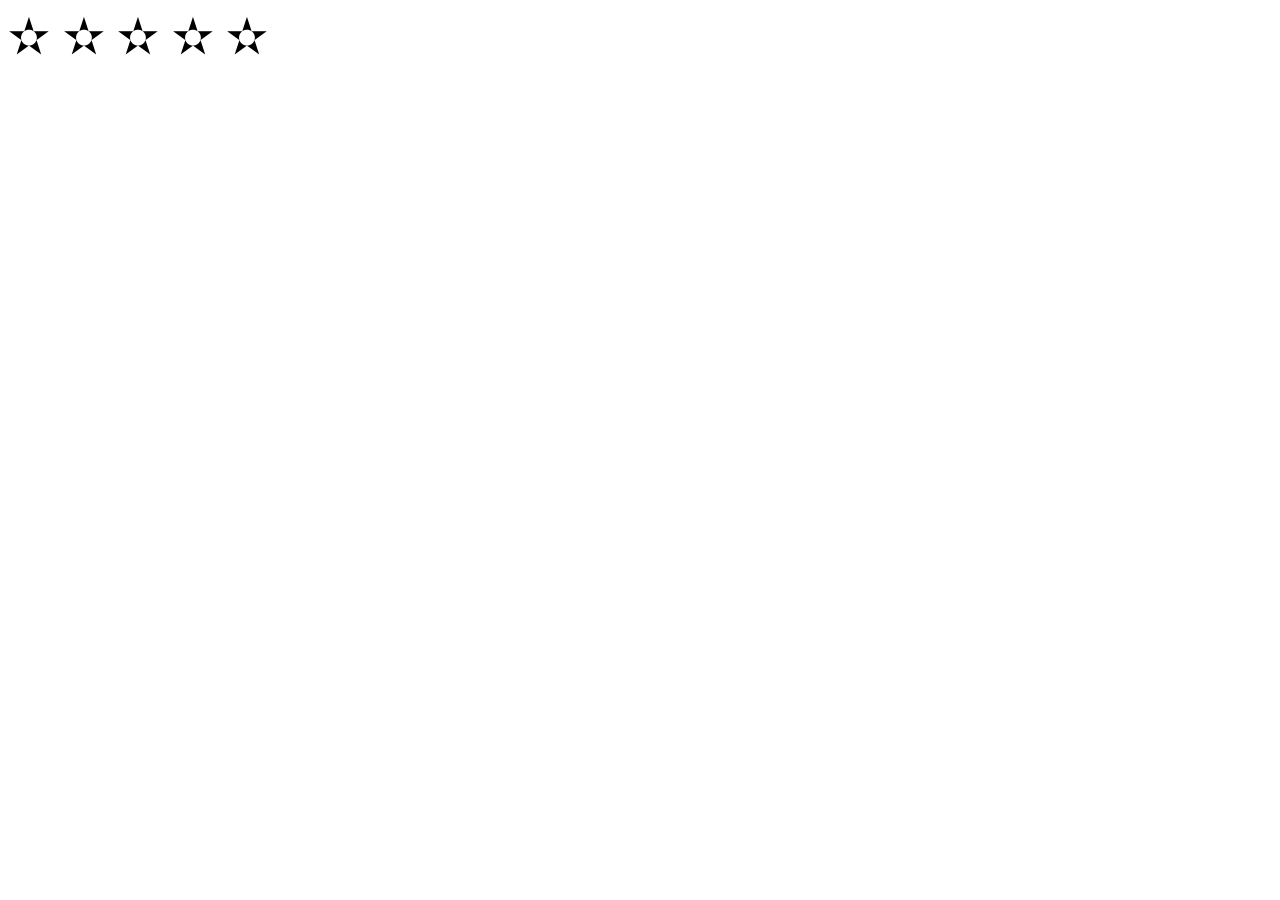
<file: Task6/6.1/index.html>
<!DOCTYPE html>
<html lang="en">

<head>
    <meta charset="UTF-8">
    <meta http-equiv="X-UA-Compatible" content="IE=edge">
    <meta name="viewport" content="width=device-width, initial-scale=1.0">
    <title>Document</title>
    <link rel="stylesheet" href="style.css">
</head>

<body>
    <div class="content">

        <div class="rating"></div>
        <div class="rating"></div>
        <div class="rating"></div>
        <div class="rating"></div>
        <div class="rating"></div>

    </div>
</body>

</html>
</file>
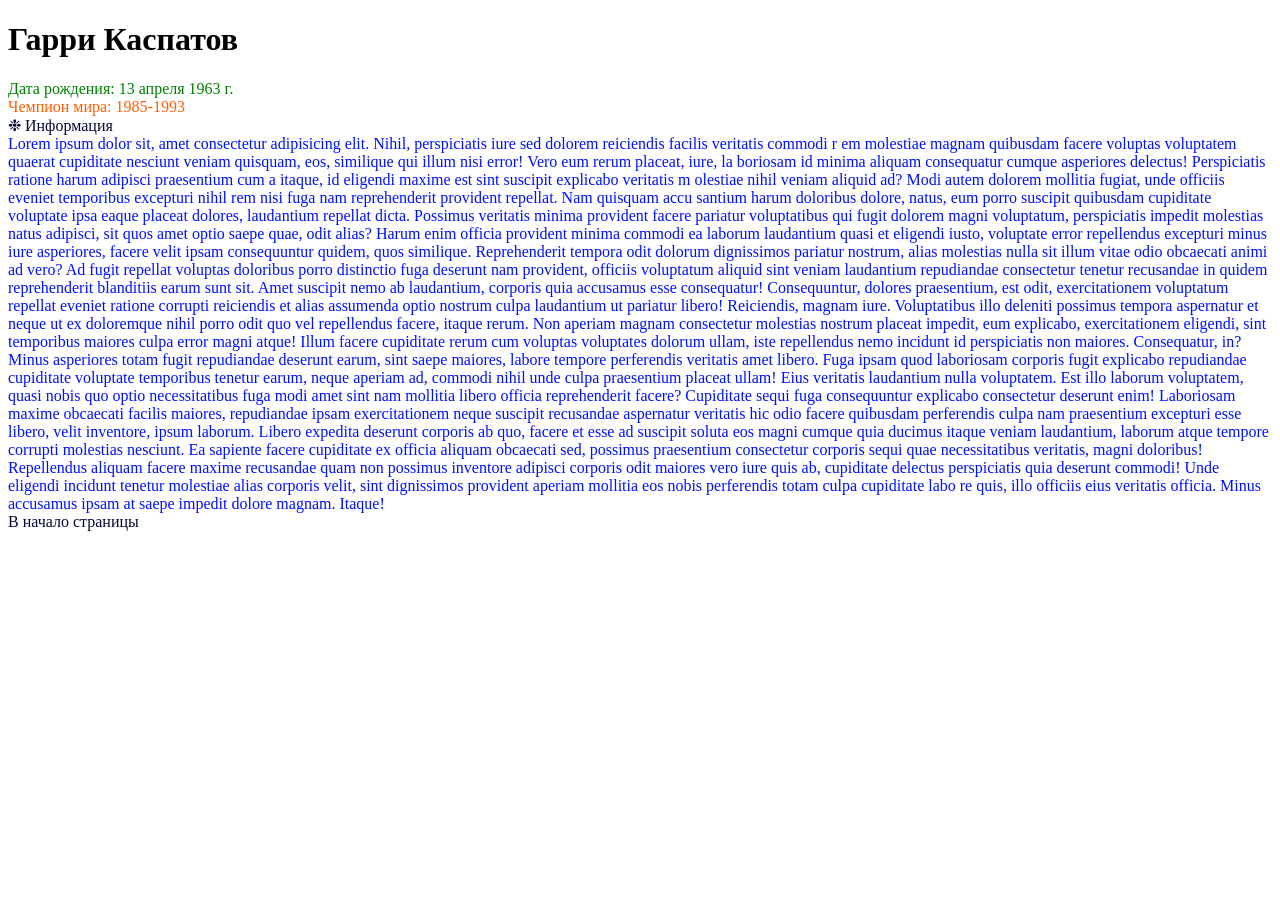
<file: Task6/6.2/index.html>
<!DOCTYPE html>
<html lang="en">

<head>
    <meta charset="UTF-8">
    <meta http-equiv="X-UA-Compatible" content="IE=edge">
    <meta name="viewport" content="width=device-width, initial-scale=1.0">
    <title>Document</title>
    <link rel="stylesheet" href="style.css">
</head>

<body>

    <h1>
        Гарри Каспатов
    </h1>
    <div class="wrapper">
        Дата рождения: 13 апреля 1963 г.
    </div>
    <div class="subtitle">
        Чемпион мира: 1985-1993
    </div>
    <div class="href">
        <a href="https://yandex.by"><span>&#10057;</span> Информация</a>
    </div>
    <div class="content">
        Lorem ipsum dolor sit, amet consectetur adipisicing elit. Nihil, perspiciatis iure sed dolorem reiciendis
        facilis veritatis commodi r
        em molestiae magnam quibusdam facere voluptas voluptatem quaerat cupiditate nesciunt veniam quisquam, eos,
        similique qui illum nisi error! Vero eum rerum placeat, iure, la
        boriosam id minima aliquam consequatur cumque asperiores delectus! Perspiciatis ratione harum adipisci
        praesentium cum a itaque, id eligendi maxime est sint suscipit explicabo veritatis m
        olestiae nihil veniam aliquid ad? Modi autem dolorem mollitia fugiat, unde officiis eveniet temporibus excepturi
        nihil rem nisi fuga nam reprehenderit provident repellat. Nam quisquam accu
        santium harum doloribus dolore, natus, eum porro suscipit quibusdam cupiditate voluptate ipsa eaque placeat
        dolores, laudantium repellat dicta. Possimus veritatis minima provident facere pariatur voluptatibus qui fugit
        dolorem magni voluptatum, perspiciatis impedit molestias natus adipisci, sit quos amet optio saepe quae, odit
        alias? Harum enim officia provident minima commodi ea laborum laudantium quasi et eligendi iusto, voluptate
        error repellendus excepturi minus iure asperiores, facere velit ipsam consequuntur quidem, quos similique.
        Reprehenderit tempora odit dolorum dignissimos pariatur nostrum, alias molestias nulla sit illum vitae odio
        obcaecati animi ad vero? Ad fugit repellat voluptas doloribus porro distinctio fuga deserunt nam provident,
        officiis voluptatum aliquid sint veniam laudantium repudiandae consectetur tenetur recusandae in quidem
        reprehenderit blanditiis earum sunt sit. Amet suscipit nemo ab laudantium, corporis quia accusamus esse
        consequatur! Consequuntur, dolores praesentium, est odit, exercitationem voluptatum repellat eveniet ratione
        corrupti reiciendis et alias assumenda optio nostrum culpa laudantium ut pariatur libero! Reiciendis, magnam
        iure. Voluptatibus illo deleniti possimus tempora aspernatur et neque ut ex doloremque nihil porro odit quo vel
        repellendus facere, itaque rerum. Non aperiam magnam consectetur molestias nostrum placeat impedit, eum
        explicabo, exercitationem eligendi, sint temporibus maiores culpa error magni atque! Illum facere cupiditate
        rerum cum voluptas voluptates dolorum ullam, iste repellendus nemo incidunt id perspiciatis non maiores.
        Consequatur, in? Minus asperiores totam fugit repudiandae deserunt earum, sint saepe maiores, labore tempore
        perferendis veritatis amet libero. Fuga ipsam quod laboriosam corporis fugit explicabo repudiandae cupiditate
        voluptate temporibus tenetur earum, neque aperiam ad, commodi nihil unde culpa praesentium placeat ullam! Eius
        veritatis laudantium nulla voluptatem. Est illo laborum voluptatem, quasi nobis quo optio necessitatibus fuga
        modi amet sint nam mollitia libero officia reprehenderit facere? Cupiditate sequi fuga consequuntur explicabo
        consectetur deserunt enim! Laboriosam maxime obcaecati facilis maiores, repudiandae ipsam exercitationem neque
        suscipit recusandae aspernatur veritatis hic odio facere quibusdam perferendis culpa nam praesentium excepturi
        esse libero, velit inventore, ipsum laborum. Libero expedita deserunt corporis ab quo, facere et esse ad
        suscipit soluta eos magni cumque quia ducimus itaque veniam laudantium, laborum atque tempore corrupti molestias
        nesciunt. Ea sapiente facere cupiditate ex officia aliquam obcaecati sed, possimus praesentium consectetur
        corporis sequi quae necessitatibus veritatis, magni doloribus! Repellendus aliquam facere maxime recusandae quam
        non possimus inventore adipisci corporis odit maiores vero iure quis ab, cupiditate delectus perspiciatis quia
        deserunt commodi! Unde eligendi incidunt tenetur molestiae alias corporis velit, sint dignissimos provident
        aperiam mollitia eos nobis perferendis totam culpa cupiditate labo
        re quis, illo officiis eius veritatis officia. Minus accusamus ipsam at saepe impedit dolore magnam. Itaque!

        <div class="href">
            <a href="https://yandex.by"> В начало страницы</a>
        </div>
    </div>
</body>

</html>
</file>
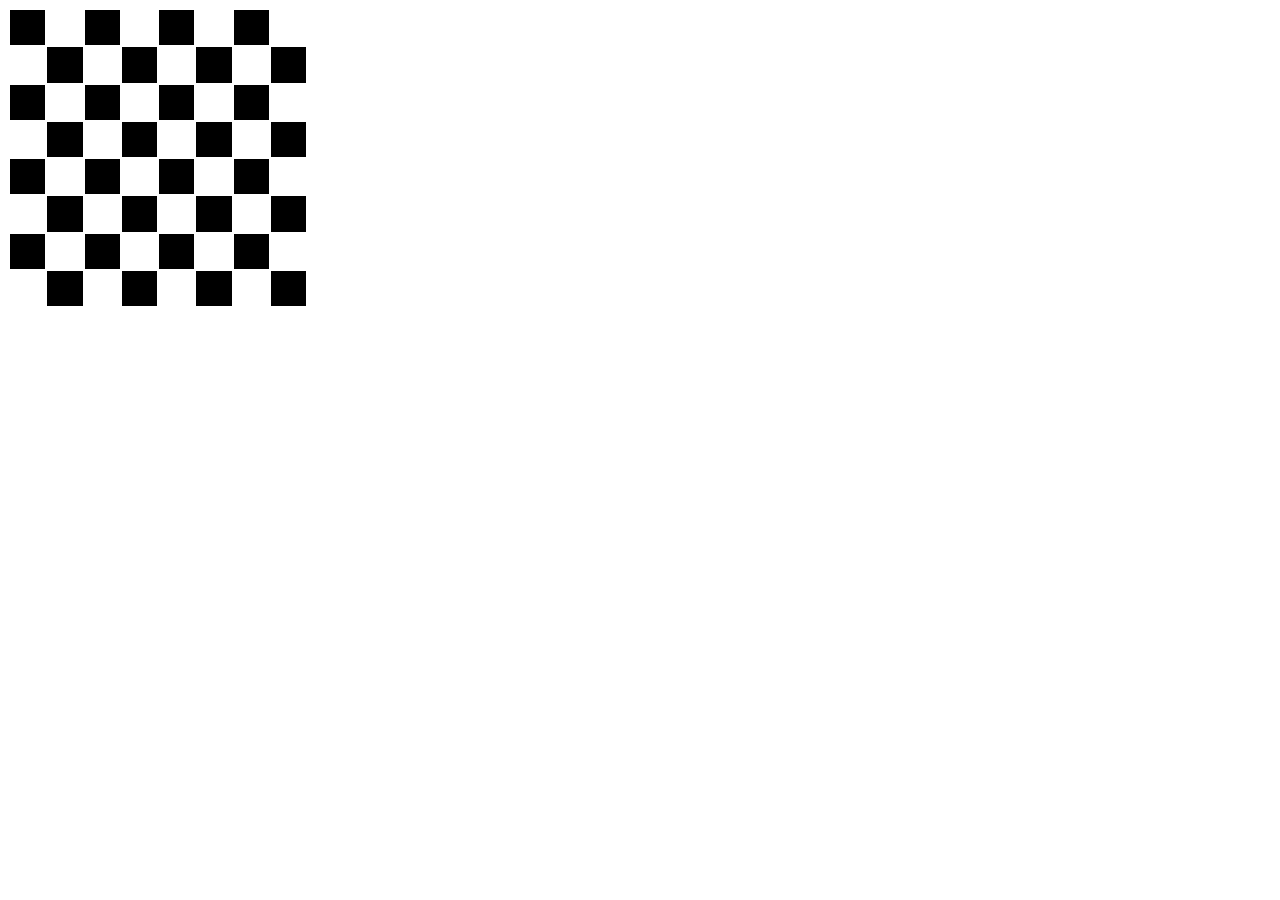
<file: Task6/6.3/index.html>
<!DOCTYPE html>
<html lang="en">

<head>
    <meta charset="UTF-8">
    <meta http-equiv="X-UA-Compatible" content="IE=edge">
    <meta name="viewport" content="width=device-width, initial-scale=1.0">
    <title>Document</title>
    <link rel="stylesheet" href="style.css">
</head>

<body>
    <table>
        <tr>
            <td></td>
            <td></td>
            <td></td>
            <td></td>
            <td></td>
            <td></td>
            <td></td>
            <td></td>

        <tr>

            <td></td>
            <td></td>
            <td></td>
            <td></td>
            <td></td>
            <td></td>
            <td></td>
            <td></td>


        </tr>
        <tr>

            <td></td>
            <td></td>
            <td></td>
            <td></td>
            <td></td>
            <td></td>
            <td></td>
            <td></td>

        </tr>
        <tr>

            <td></td>
            <td></td>
            <td></td>
            <td></td>
            <td></td>
            <td></td>
            <td></td>
            <td></td>

        </tr>
        <tr>

            <td></td>
            <td></td>
            <td></td>
            <td></td>
            <td></td>
            <td></td>
            <td></td>
            <td></td>

        </tr>
        <tr>

            <td></td>
            <td></td>
            <td></td>
            <td></td>
            <td></td>
            <td></td>
            <td></td>
            <td></td>

        </tr>
        <tr>

            <td></td>
            <td></td>
            <td></td>
            <td></td>
            <td></td>
            <td></td>
            <td></td>
            <td></td>

        </tr>
        <tr>

            <td></td>
            <td></td>
            <td></td>
            <td></td>
            <td></td>
            <td></td>
            <td></td>
            <td></td>

        </tr>

    </table>
</body>

</html>
</file>
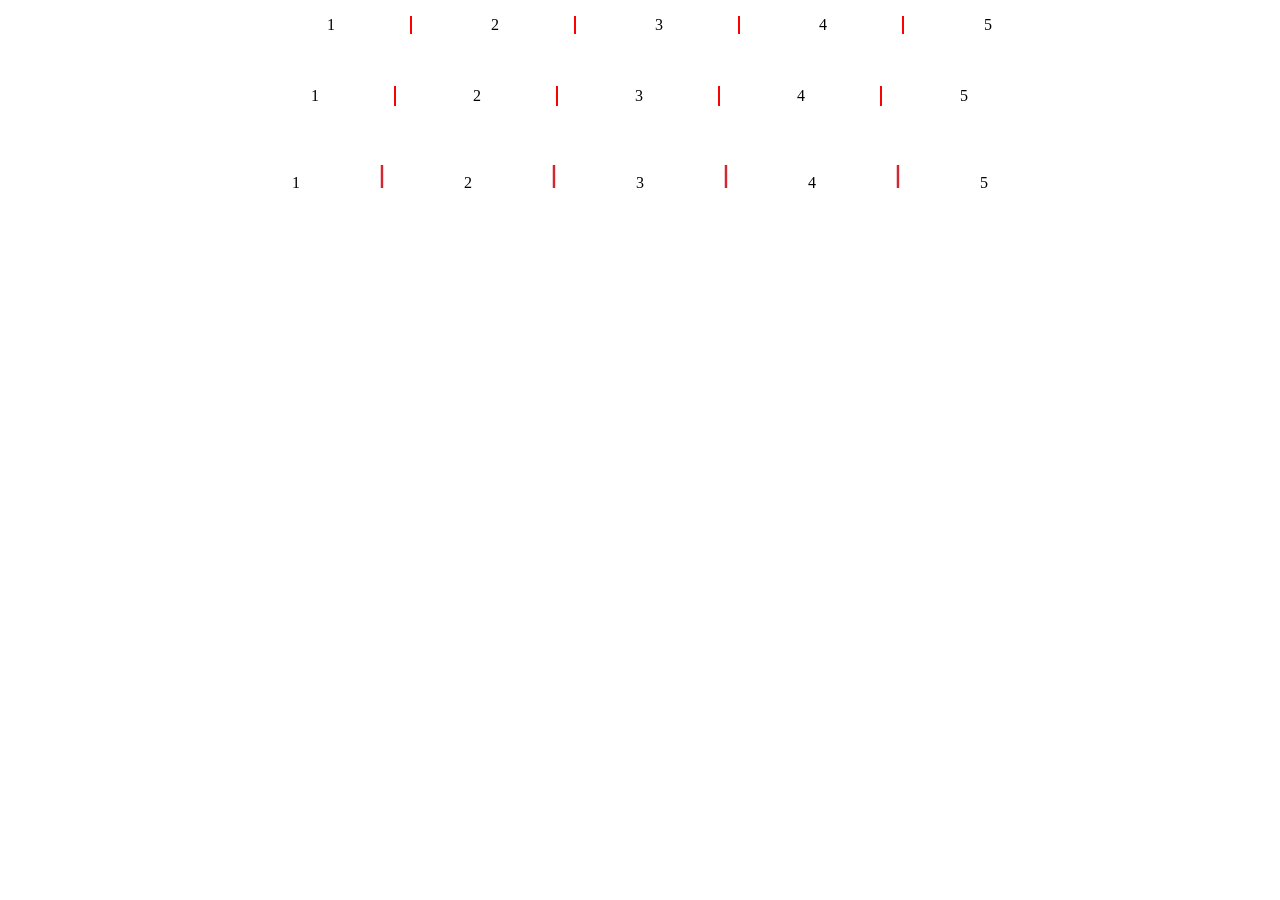
<file: Task6/6.4/index.html>
<!DOCTYPE html>
<html lang="en">

<head>
    <meta charset="UTF-8">
    <meta http-equiv="X-UA-Compatible" content="IE=edge">
    <meta name="viewport" content="width=device-width, initial-scale=1.0">
    <title>Document</title>
    <link rel="stylesheet" href="style.css">
</head>

<body>
    <div class="decision_one">
        <ol>
            <li>1</li>
            <li>2</li>
            <li>3</li>
            <li>4</li>
            <li>5</li>
        </ol>
    </div>
    <div>
        <table>
            <tr>
                <td>1</td>
                <td>2</td>
                <td>3</td>
                <td>4</td>
                <td>5</td>
            </tr>
        </table>
    </div>

    <div class="decision_two">
        <p class="content">1</p>

        <img src="img/line.jpg" alt="" width="4px">

        <p class="content">2</p>

        <img src="img/line.jpg" alt="" width="4px">

        <p class="content">3</p>

        <img src="img/line.jpg" alt="" width="4px">

        <p class="content">4</p>

        <img src="img/line.jpg" alt="" width="4px">

        <p class="content">5</p>
    </div>
</body>

</html>
</file>
<file: Homepage/style.css>
.logo{
    display: inline-block;
    background-image: url('img/logo.png');
    width: 100px;
    height: 100px;
}
.text{
    display: inline-block;
    padding-left: 450px;
}
.tel{
    display: inline-block;
    padding-left: 90em;
}
header{
    background-color: #13bdc9;
}
.button{
    display: inline-block;
    padding-left: 25%;   
}
.button_2{
    display: inline-block;
    padding-left: 40%;
}
a:hover{
    background: #d8b7b7;
    border: 2px solid #153fc9;
}
nav{
    background-color:chocolate ;
}
.footer{
    padding-top:350px;
}
.footer_2{
    padding-top:30px ;
}
.content{
    display: inline-block;
    padding-left: 900px;
}
</file>
<file: project/style.css>
*{
    box-sizing: border-box;
    padding: 0;
    margin: 0;
    font-family: 'Roboto', sans-serif;
}
body,html{
    height: 100%;
}
html{
    scroll-behavior: smooth;
}
.wrapper{
    max-width: 1540px;
    width: 100%;
    margin: 0 auto;
}
.logo{
    background: url('/project/img/logo.png') no-repeat;
    background-size: contain;
    max-width: 60px;
    width: 100%;
    height: 60px;
}
header > .wrapper {
    padding: 20px;
    display: flex;
    justify-content: space-between;
    align-items: center;
}
.menu{
    max-width: 650px;
    width: 100%;
    display: flex;
    justify-content: space-between;
    align-items: center;
}
.menu-burger {
    display: none;
    width: 40px;
    height: 40px;
    background:url('/project/img/menu_icon.png') center center no-repeat;
    background-size: contain;
}
.links:last-child{
    max-width: 165px;
    width: 100%;
    padding: 15px 0;
    background: #f19a27;
    text-align: center;
}
.links:last-child:hover a{
    color: #fff;
    transition: .4s;
}
a{
    text-decoration: none;
    color: black;
}
main{
    background: url('/project/img/main.png') no-repeat;
    width: 100%;
    height: 100%;
}
.main_content{
    color: #fff;
    padding: 70px;
    font-size: 60px;
    text-align: center;
}
.guitars_catalog{
    margin-top: 60px;
    display: flex;
    justify-content: space-between;
}
.guitars-item {
    width: 100%;
    max-width: 240px;
    padding-bottom: 16px;
    display: flex;
    flex-direction: column;
    align-items: center;
    transition: .3s;
    background: transparent;
}
.guitars-item:hover {
    box-shadow: 0px 2px 38px 0px #f19a27;
    border-radius: 10px;
}
.guitars_1{
    background: url('/project/img/guitar1.png') center center no-repeat;
}
.guitars_2{
    background: url('/project/img/guitar2.png') center center no-repeat;
}
.guitars_3{
    background: url('/project/img/guitar3.png') center center no-repeat;
}
.guitars_4{
    background: url('/project/img/guitar4.png') center center no-repeat;
}
.guitars_5{
    background: url('/project/img/guitar5.png') center center no-repeat;
}
.guitars {
    width: 100%;
    height: 410px;
}
.guitars_name{
    display: flex;
    justify-content: space-between;
    padding: 0 0 0 55px;
    font-size: 30px; 
    font-weight: 700; 
}
.courses_title{
    text-align: center;
    font-size: 40px;
    font-weight: 400;
    color: #4e4d4d;
}
.courses_subtitle{
    text-align: center;
    font-size: 25px;
    font-weight: 300;
    color: #4e4d4d;
    padding-top: 10px;
}
.courses_sec{
    margin-top: 150px;
}
.courses_img_kids{
    background: url('/project/img/kids.jpg') no-repeat;
    max-width: 270px;
    width: 100%;
    height: 200px;
}
.courses_img_teens{
    background: url('/project/img/Teens.jpg') no-repeat;
    max-width: 270px;
    width: 100%;
    height: 200px;
}
.courses_img_abults{
    background: url('/project/img/Abults.jpg') no-repeat;
    max-width: 270px;
    width: 100%;
    height: 200px;
}
.courses_img_private_lessons{
    background: url('/project/img/PrivateLessons.jpg') no-repeat;
    max-width: 270px;
    width: 100%;
    height: 200px;
}
.courses_box{
    display: flex;
    justify-content: space-between;
    margin-top: 30px;
}
.courses_img {
    transition: .3s;
}
.courses_img:hover {
    box-shadow: 0px 2px 38px 0px #000;
    filter: brightness(0.9);
    border-radius: 10px;
}
.courses_box-item{
    display: flex;
    justify-content: space-between;
    flex-direction: column;
    align-items: center;
    width: 100%;
    font-size: 25px;
}
.video-box {
    max-width: 720px;
    width: 100%;
    margin: 55px auto;
}
.video {
    border: 18px solid #f19a27;
    border-radius: 18px;
}
.video iframe{
    width: 100%;
    height: 420px;
}
.modal {
    width: 100%;
    height: 100%;
    background: rgba(0, 0, 0, 0.5);
}
.modal-form {
    display: flex;
    flex-direction: column;
}
.modal-form input {
    margin-bottom: 20px;
}
.modal,
.modal-form {
    position: fixed;
    top: 50%;
    left: 50%;
    transform: translate(-50%,-50%);
    display: none;
}
.teachers_box{
    display: flex;
    justify-content: space-between;
    margin-top: 85px;
}
.teachers_box-item{
    display: flex;
    justify-content: space-between;
    flex-direction: column;
    align-items: center;
    width: 100%;
    font-size: 25px;
}
.teachers_img_team_1{
    background: url('/project/img/team1.jpg') center center no-repeat;
    width: 100%;
}
.teachers_img_team_2{
    background: url('/project/img/team2.jpg') center center no-repeat;
    width: 100%;
}
.teachers_img_team_3{
    background: url('/project/img/team3.jpg') center center no-repeat;
    width: 100%;
}
.teachers_img {
    height: 300px;
    background-size: contain;
}
.teachers_name_item{
    font-size: 22px;
    font-weight: 500;
    color: #585655;
    margin-bottom: 55px;
    text-align: center;
}
.name_item{
    font-size: 22px;
    font-weight: 500;
    color: #585655;
    margin-bottom: 55px;
    text-align: center;
}
.teachers_title{
    text-align: center;
    font-size: 30px;
    font-weight: 400;
    color: #4e4d4d;
    margin-top: 80px;
}
.footer_contact{
    font-size: 30px;
    font-weight: 400;
    text-align: center;
    margin-top: 20px;
    margin-bottom: 20px;
}
.footer_title{
    align-items: center;
}
.number_name{
    text-align: center;
    font-size: 30px;
    font-weight: 400;
    color: #4e4d4d;
}
.footer{
    background-color: #262626;
    color: #fff;
    text-align: center;
    font-size: 20px;
    font-weight: 400;
}
.form{
    width: 100%;
    height: 100vh;
    padding-top: 555px;
    padding-right: 0px;
}
.reg_form{
    display: block;
    max-width: 250px;
    width: 100%;
    height: 352px;
    background-color: #fff;
    margin: 0 0 0 auto;
}
input[type="text"], [type="tel"],[type="email"]{
    max-width: 200px;
    width: 100%;
    height: 50px;
    font-size: 15px;
    margin-bottom: 20px;
    margin-left: 20px;
}
.btn_form{
    margin-left: 40px;
    padding-left: 40px;
    padding-right: 40px;
    padding-top: 15px;
    padding-bottom: 15px;
    background: #f19a27;
    text-align: center;
    color: #000;
}
.form_text{
    text-align: center;
    font-size: 20px;
    font-weight: 400;
}
@media (max-width:992px) {
    .menu {
        display: none;
        max-width: 200px;
    }
    .menu-burger {
        display: block;
    }
    .menu.active {
        display: block;
        padding: 15px;
        position: absolute;
        top: 100px;
        right: 0;
        background: #fff;
        height: 56%;
    }
    .menu.active .links {
        margin-bottom: 10px;
    }
    .menu.active .links:last-child {
        margin-bottom: 0;
    }
}
@media(max-width:1563px){
    .form{
        padding-right: 10px;
    } 
}
@media(max-width:768px){
    .form{
        padding-right: 30px;
    } 
}
    @media(max-width:1200px){
        .courses_box{
            flex-wrap: wrap;
        }
        .courses_subtitle{
            font-size: 21px;
        }
        .courses_box-item {
            font-size: 21px;
        }
        .teachers_title{
            font-size: 25px;
        }
        .teachers_name_item{
            font-size: 18px;
        }
        .name_item{
            font-size: 18px; 
        }
        .number_name{
            font-size: 21px ;
        }
        .footer_contact{
            font-size: 20px ;
        }
        .courses_title{
            font-size: 20px;
        }
        .video-box{
            max-width: 660px;
            margin: 20px auto;
        }
        .teachers_box{
            margin-top: 60px;
        }
        .footer{
            font-size: 15px;
        }
    }
    @media(max-width:1000px){
        .guitars_catalog{
            flex-wrap: wrap;
        }
        .courses_sec{
            margin-top: 65px;
        }
    }
    @media (max-width:494px){
        .guitars_catalog{
            padding-left: 100px;
        }
    }
    @media (max-width:438px){
        .guitars_catalog{
            padding-left: 70px;
        }
    }
    @media (max-width:400px){
        .guitars_catalog{
            padding-left: 50px;
        }
    }
    @media (max-width:358px){
        .guitars_catalog{
            padding-left: 30px;
        }
    }
    @media (max-width:330px){
        .guitars_catalog{
            padding-left: 20px;
        }
    }
    @media (max-width:320px) {
        .teachers_title{
            margin-top: 40px;
        }
        .teachers_box{
            margin-top: 0;
        }
        .teachers_name_item{
            margin-bottom: 0;
        }
    }
    @media (max-width:374px) {
        .teachers_title{
            margin-top: 50px;
        }
        .teachers_box{
            margin-top: 20px;
        }
        .teachers_name_item{
            margin-bottom: 20px;
        }
    }
    @media(max-width:1268px){
        .teachers_img{
            height: 250px;
        }
    }
    @media(max-width:1067px){
        .teachers_img{
            height: 220px;
        }
    }
    @media(max-width:946px){
        .teachers_img{
            height: 200px;
        }
    }
    @media(max-width:870px){
        .teachers_box{
            flex-wrap: wrap;
        }
        .teachers_title{
            margin-top: 60px;
        }
        .teachers_box{
            margin-top: 30px;
        }
        .teachers_name_item{
            margin-bottom: 30px;
        }
    }
    @media(max-width:719px){
        .video-box{
            max-width: 550px;
        }
    }
    @media(max-width:583px){
        .video-box{
            max-width: 450px;
        }
    }
    @media(max-width:490px){
        .video-box{
            max-width: 400px;
        }
    }
    @media(max-width:486px){
        .courses_subtitle{
            font-size: 17px;
        }
        .courses_box-item {
            font-size: 17px;
        }
        .teachers_title{
            font-size: 21px;
        }
        .teachers_name_item{
            font-size: 17px;
        }
        .name_item{
            font-size: 17px; 
        }
        .number_name{
            font-size: 18px ;
        }
        .footer_contact{
            font-size: 17px ;
        }
        .courses_title{
            font-size: 17px;
        }
        .footer{
            font-size: 15px;
        }
    }
</file>
<file: site/style.css>
*{
    box-sizing: border-box;
    padding: 0;
    margin: 0;
    font-family: 'Roboto', sans-serif;
}
body,html{
    height: 100%;
}
html{
    scroll-behavior: smooth;
}
.container  {
    max-width: 1540px;
    width: 100%;
    margin: 0 auto;
}
.logo{
    background: url('/site/img/logo.png') no-repeat;
    background-size: contain;
    width: 113px;
    height: 32px;
}
header{

    color: white;
}
header > .container {
    padding: 20px;
    display: flex;
    justify-content: space-between;
    align-items: center;
}
.menu{
    max-width: 450px;
    width: 100%;
    display: flex;
    justify-content: space-between;
    align-items: center;
}
.links{

    padding: 4px;
}
.links:last-child {
    max-width: 120px;
    width: 100%;
    padding: 14px 0;
    background: #f7d600;
    border-radius: 25px;
    text-align: center;

}
.links:last-child a {
    transition: .3s;
}
.links:last-child:hover a{
    color: #fff;
}
a{
    text-decoration: none;
    color: black;
}
main{
    background: url('/site/img/banner.jpg') no-repeat;
    width: 100%;
    height: 100vh;
}
main > .container {
    padding-top: 140px;
    text-align: center;
    color: #fff;
}
.text{
    font-size: 90px;
    font-weight: 700;
}
.description{
    font-size: 55px;
    margin-top: 40px;
    font-weight: 700;
}
.subdescr {
    margin-top: 10px;
    font-weight: 700;
    color: #f7d600;
    font-size: 48px;
}
.descr-footer{
    margin-top: 20px;
    font-size: 20px;
    font-weight: 300;
}
.btn {
    max-width: 160px;
    width: 100%;
    margin: 0 auto;
    margin-top: 65px;
    padding: 25px 0;
    background: #fff;
    text-align: center;
}
.car > .container{
    padding: 120px 20px;
}
.car-title{
    text-align: center;
    font-size: 70px; 
    font-weight: 700;
    text-transform: uppercase;
}
.car-descr{
    text-align: center;
    font-size: 20px; 
    font-weight: 300;
    margin-top: 20px;
}
.car-box{
    margin-top: 60px;
    display: flex;
    justify-content: space-between;
}
.car_1{
    background: url('/site/img/car_img1.png') no-repeat;
    max-width: 408px;
    width: 100%;
    height: 200px;
}
.car_2{
    background: url('/site/img/car_img2.png') no-repeat;
    max-width: 425px;
    width: 100%;
    height: 200px; 
}
.car_3{
    background: url('/site/img/car_img3.png') no-repeat;
    max-width: 307px;
    width: 100%;
    height: 200px;  
}
.car-name{
    display: flex;
    justify-content: space-between;
    background-color: rgb(255, 217, 0);
    width: 100%;
    padding: 22px 145px;
    font-size: 30px;
    font-weight: 700;
    margin-top: 40px;
}
.form{
    background: url('/site/img/bg.jpg') no-repeat;
    width: 100%;
    height: 100vh;
    padding-top: 30px;
    padding-right: 60px;
}
.advantages{
    text-align: center;
    padding: 100px 0;
}
.advantages-title{
    text-transform: uppercase;
    font-size: 30px;
    font-weight: 700;
}
.advantages-subtitle{
    font-size: 15px;
    font-weight: 700;
    padding: 20px 0;
}
.item_num{
    border-radius: 50%;
    border: 5px solid #e9d30e;
    max-width: 70px;
    width: 100%;
    height: 75px;
    margin: 0 auto;
    line-height: 67px;
    background-color: #23272c;
    color: #fff;
    margin-top: 20px;
}
.item_text{
    max-width: 1053px;
    width: 100%;
    margin: 0 auto;
    margin-top: 20px;
}
.slider{
    background: #23272c;
    text-align: center;
    padding: 0 90px 20px;
    overflow: hidden;
}
.slider_title{
    text-transform: uppercase;
    font-size: 30px;
    font-weight: 700;
    color: #fff;
    margin-top: 50px;
    padding-left: 20px;
}
.slide{
    background: url('/site/img/cross_img.png') no-repeat;
    max-width: 201px;
    width: 100%;
    height: 200px;
    margin: 0 auto;
}
.depiction{
    font-weight: 500;
}
.subtitle_section{
    color: #f7d600;
    font-weight: 500;
    margin-top: 10px;
}
.text_section{
    font-weight: 350; 
}
.sliders{
    position: relative;
}
.slider_overlay {
    position: absolute;
    top: 60%;
    width: 100%;
    height: 300px;
    background: #fff;
    transform:translateY(-50%) skew(-20deg);
    z-index: 1;
}
.slider_item {
    position: relative;
    z-index: 2;
}
.slider_item > span{
    display: block;
    font-size: 100px;
    color: #f7d600;
}
.indicator{
    display: inline-block;
    border-radius: 5px;
    border: 2px solid #f7d600;
    background-color:#f7d600;
    max-width: 45px;
    width: 100%;
    height: 15px;
    margin-top: 0px;
}
.color{
    border: 2px solid #fff;
    background-color:#fff;
}
footer{
    text-align: center;
}
.footer_tel a{
    font-size: 30px;
    font-weight: 700;
    color: #414141;
}
footer span{
    color: #f7d600;
    font-size: 35px;
}
.footer_descr{
    color: #414141;
    font-size: 35px;
    margin-top: 30px;
}
.footer{
    color: #fff;
    background-color: #23272c;
    font-weight: 300;
    padding: 15px 0;
    margin-top: 30px;
}
.footer_title{
    margin-top: 35px;
}
.search_form{
    display: block;
    max-width: 400px;
    width: 100%;
    height: 600px;
    background-color: #fff;
    margin: 0 0 0 auto;
}
input[type="text"]{
    max-width: 350px;
    width: 90%;
    height: 50px;
    font-size: 18px;
    margin-bottom: 20px;
    margin-left: 20px;
}
.select{
    margin-left: 20px;
}
.form_text{
    text-align: center;
    font-size: 30px; 
    font-weight: 600;
    padding-top: 50px;
    padding-bottom: 50px;
}
form .btn_form{
    margin-left: 125px;
    padding-left: 40px;
    padding-right: 40px;
    padding-top: 15px;
    padding-bottom: 15px;
    background: #000000;
    text-align: center;
    color: #fff;
}
@media (max-width:1200px) {
    .text{
        font-size: 75px;
    }
    .description{
        font-size: 50px;
        margin-top: 25px;
    }
    .subdescr{
        font-size: 42px;
    }
    .descr-footer,.car-descr{
        font-size: 18px;
    }
    .btn{
        margin-top: 55px;
        max-width: 145px;
    }
    main > .container{
        padding: 140px 20px 0 20px;
    }
    .car_1,.car_2,.car_3{
        background-size: contain;
    }
    .car_1{
        max-width: 320px;
    }
    .car_2{
        max-width: 295px;
    }
    .car_3{
        max-width: 260px;
    }
    .car-name{
        margin-top: 0px;
        font-size: 25px;
        padding: 22px 89px;
    }
    .car > .container {
        padding-bottom: 100px;
    }
    .advantages{
        padding: 100px 20px;
    }
    .text_section{
        padding: 0 20px;
        padding-left: 0;
    }
    .subtitle_section{
        padding-left: 0px;
    }
    .slider_item span {
    padding-left: 0px;
}
.footer_descr{
    margin-top: 13px;
}
main{
    height: 80vh; 
}
}
@media (max-width:992px) { 
    .text{
        font-size: 50px;
    }
    .description{
        font-size: 40px;
        margin-top: 5px;
    }
    .subdescr{
        font-size: 35px;
    }
    .descr-footer,.car-descr{
        font-size: 18px;
    }
    .btn{
        margin-top: 55px;
        max-width: 145px;
    } 
    main > .container {
        padding-top: 120px;
    }
    .car_1{
        max-width: 240px;
        height: 145px;
    }
    .car_2{
        max-width: 230px;
        height: 145px;
    }
    .car_3{
        max-width: 207px;
        height: 145px;
    }
    .car-name{
        margin-top: 0px;
        font-size: 25px;
        padding: 22px 63px;
    }
    .slider_overlay {
        transform: translateY(-50%) skew(-13deg);
    }
    .slider_item > span {
        font-size: 80px;
    }
    .slider_overlay {
        height: 360px;
    }
    .footer_descr,footer span {
        font-size: 23px;
    }
}
@media(max-width:768px){
    .slider {
        background: #23272c;
        text-align: center;
        padding: 0 0px 20px;
        overflow: hidden;
    }
    
    .slider_overlay {
        transform: translateY(-50%) skew( 0deg);
    }
    .text_section {
        padding: 0 0;
        padding-left: 0;
    }
    .search_form {
        height: 565px;
    }
    .form {
        padding: 10px;
    }
}
@media(max-width:420px) {
    main {
        height: 59vh;
    }
    main > .container {
        padding-top: 65px;
    }
    .text {
        font-size: 30px;
    }
    .description {
        font-size: 23px;
    }
    .subdescr {
        font-size: 23px;
    }
    .descr-footer, .car-descr {
        font-size: 15px;
    }
    .btn {
        margin-top: 55px;
        max-width: 120px;
    }
    .car > .container {
        padding: 52px 20px;
    }
    .car-title {
        font-size: 43px;
    }
    .car-name {
        display: none;
    }
    .car-box {
        flex-direction: column;
        align-items: center;
    }
    .slider_item > span {
        font-size: 60px;
    }
    .slider_overlay {
        height: 432px;
    }
    .advantages-title,
    .footer_tel a {
        font-size: 23px;
    }
    .footer_descr, footer span {
        font-size: 18px;
    }
    .form {
        height: 70vh;
    }

    .menu{
        font-size: 12px;
    }
}
@media(max-width:320px) {
    main > .container {
        padding-top: 38px;
    }
    .car-title {
        font-size: 28px;
    }
    .descr-footer, .car-descr {
        font-size: 14px;
    }
    .form_text {
        font-size: 24px;

    }
    form .btn_form {
        max-width: 155px;
        display: block;
        margin: 0 auto;
    }
    .advantages {
        padding: 56px 20px;
    }
    .item_num {
        max-width: 73px;
    }
    .slider_title {
        padding-left: 0;
    }
    .slider_overlay {
        height: 485px;
    }
    .footer {
        font-size: 12px;
    }
}
</file>
<file: Task2/css/style.css>
.car{
    max-width: 220px;
     border: 7px solid;
     border-image: linear-gradient(rgb(15, 15, 26), rgb(46, 146, 185), rgb(4, 4, 160));
     border-image-slice: 1;
     padding-bottom: 20.7px;
}
.train {
    max-width: 220px;
     border: 7px solid;  
     border-image: linear-gradient(rgb(18, 194, 12), rgb(4, 63, 23), rgb(138, 206, 11));
     border-image-slice: 1; 
}
.watercolor {
    max-width: 220px;
     border: 7px solid; 
     border-image: linear-gradient(rgb(245, 16, 27), rgb(236, 116, 116), rgb(71, 12, 12));
     border-image-slice: 1;
     padding-bottom: 43.4px;
}

div {
    float: left;
    margin: 10px;        
}
</file>
<file: Task3/style.css>
@import url('https://fonts.googleapis.com/css2?family=Viaoda+Libre&display=swap');
p{
    font-family: 'Viaoda Libre', cursive;
    text-align: center;
    font-size: 50px;
}
</file>
<file: Task4/style.css>
.img_top{
    background: url('img/frame_top.png') repeat-x top;   
}
.img_left{
    background: url('img/frame_left.png') repeat-y left; 
}
.img_right{
    background: url('img/frame_right.png') repeat-y right;  
}
.img_bottom{
    background: url('img/frame_bottom.png') repeat-x bottom;
}
.img_left_top{
    background: url('img/frame_left_top.png') no-repeat left top;
}
.img_right_top{
    background: url('img/frame_right_top.png') no-repeat right top;
}
.img_right_bottom{
    background: url('img/frame_right_bottom.png') no-repeat right bottom;  
}
.img_left_bottom{
    background: url('img/frame_left_bottom.png') no-repeat left bottom;
}
.text{
    text-align:center;
    padding: 449px;
}
</file>
<file: Task5/style.css>
*{
    margin: 0;
}
html,body{
    height: 100%;
}
header{
    background-color: cornflowerblue;
    height: 40px;
}
.text{
    font-size: 30px;
    text-align: center;
    color: #0051ff;
}
a{
    border: 1px solid red;
    border-radius: 5px;
    color: rgb(184, 11, 40);
    text-decoration: none;  
}
p{
    font-weight:bold;
}
ul{
    width: 100px;
}
footer{
    background-color: cornflowerblue;
    height: 40px;
}
main{
    min-height: calc(100% - 80px);
}
.content{
    margin-left: 170px;
}
h1{
    text-align: center; 
}
.nav{
    height: 320px;
    width: 150px;
    background-color: darkorange;
    border: 5px solid chocolate;
    border-radius: 7px;
    float: left;
}
.bool{

 
}
</file>
<file: website/style.css>
.logo{
    display: inline-block;
    background-image: url('img/logo.png');
    width: 100px;
    height: 100px;
}
.text{
    display: inline-block;
    padding-left: 450px;
}
.tel{
    display: inline-block;
    padding-left: 90em;
}
header{
    background-color: #13bdc9;
}
.button{
    display: inline-block;
    padding-left: 25%;   
}
.button_2{
    display: inline-block;
    padding-left: 40%;
}
a:hover{
    background: #d8b7b7;
    border: 2px solid #153fc9;
}
nav{
    background-color:chocolate ;
}
.footer{
    padding-top:350px;
}
.footer_2{
    padding-top:30px ;
}
.content{
    display: inline-block;
    padding-left: 900px;
}
</file>
<file: Task6/6.1/style.css>
.content{
    font-size: 50px;
}
.rating:hover,.rating:hover ~ .rating{
    color: #0044ff;
}
.rating{
    display: inline-block;
}

.rating::before{
    content: "\272B";
}
</file>
<file: Task6/6.2/style.css>
.wrapper{
    color: green;
}
.subtitle{
    color: #ff5e00;
}
.content{
    color: #0011ff;
}
a{
    color: #030733;
    text-decoration: none;
}
</file>
<file: Task6/6.3/style.css>
table{
    width: 300px;
    height: 300px;   
}
tr:nth-child(odd)
td:nth-child(odd){
    background: black;
}
tr:nth-child(even)
td:nth-child(even){
    background: black;
}
</file>
<file: Task6/6.4/style.css>
.decision_one{
    text-align: center;
}
li{
    display: inline-block;
    width: 160px;
    box-sizing: border-box;
    list-style-type: none;
}
li:not(:last-child){
    border-right: 2px solid #ff0000;
}
table{
   display: flex;
   justify-content: center;
   margin-top: 50px;
}
td{
    width: 160px;
    text-align: center;
    box-sizing: border-box;
}
td:not(:last-child){
    border-right: 2px solid #ff0000;
}
.decision_two{
    text-align: center;
    margin-top: 50px;
}
.content{
    width: 160px;
    display: inline-block;
}
</file>
